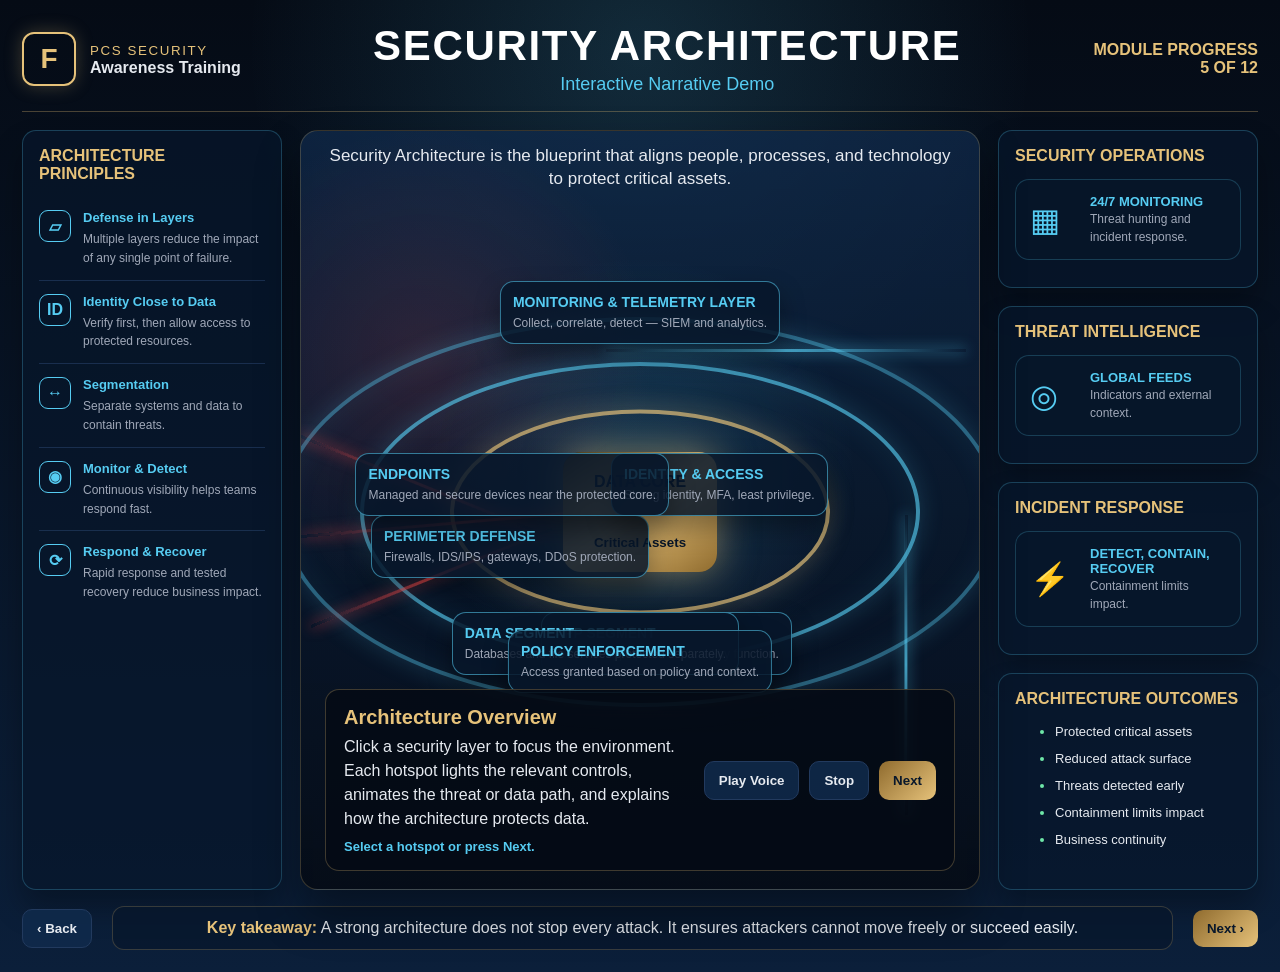
<file: security-architecture-demo/index.html>
<!DOCTYPE html>
<html lang="en">
<head>
<meta charset="UTF-8" />
<meta name="viewport" content="width=device-width, initial-scale=1.0" />
<title>Security Architecture Interactive Narrative Demo</title>
<style>
:root{
  --navy:#071426; --navy2:#0B1F3A; --panel:#102A4C;
  --gold:#E6C27A; --gold2:#C8A96A; --blue:#56CCF2; --blue2:#2F80ED;
  --red:#FF4D4D; --green:#6EE7A8; --text:#E6EAF0; --muted:#A0A8B8; --line:#223A5E;
}
*{box-sizing:border-box}
body{
  margin:0;font-family:Inter,Arial,sans-serif;color:var(--text);min-height:100vh;
  background:radial-gradient(circle at 50% 5%,rgba(86,204,242,.16),transparent 35%),
             linear-gradient(180deg,#050B15,var(--navy2));
}
.app{max-width:1500px;margin:0 auto;padding:22px}
.header{display:flex;justify-content:space-between;align-items:center;gap:20px;border-bottom:1px solid rgba(200,169,106,.35);padding-bottom:16px}
.brand{display:flex;align-items:center;gap:14px}
.logo{width:54px;height:54px;border:2px solid var(--gold);border-radius:12px;display:grid;place-items:center;color:var(--gold);font-weight:900;font-size:28px;box-shadow:0 0 18px rgba(230,194,122,.25)}
.brand small{color:var(--gold);letter-spacing:.12em;text-transform:uppercase}
h1{text-align:center;margin:0;color:white;font-size:42px;letter-spacing:.04em;text-transform:uppercase}
.level{color:var(--blue);text-align:center;margin-top:4px;font-size:18px}.progress{text-align:right;color:var(--gold);font-weight:800}
.main{display:grid;grid-template-columns:260px 1fr 260px;gap:18px;margin-top:18px}
.side-card,.right-card{border:1px solid rgba(86,204,242,.25);border-radius:14px;background:rgba(8,23,43,.72);padding:16px;box-shadow:0 18px 30px rgba(0,0,0,.28)}
.side-card h3,.right-card h3{margin:0 0 14px;color:var(--gold);text-transform:uppercase;font-size:16px}
.principle{display:grid;grid-template-columns:34px 1fr;gap:10px;padding:13px 0;border-bottom:1px solid rgba(34,58,94,.7)}
.principle:last-child{border-bottom:0}.icon{width:32px;height:32px;border:1px solid var(--blue);border-radius:9px;display:grid;place-items:center;color:var(--blue);font-weight:900}
.principle b{display:block;color:var(--blue);font-size:13px;margin-bottom:4px}.principle span{color:var(--muted);font-size:12px;line-height:1.4}
.scene-wrap{position:relative;min-height:760px;border:1px solid rgba(200,169,106,.26);border-radius:18px;background:radial-gradient(circle at 50% 45%,rgba(86,204,242,.18),transparent 40%),radial-gradient(circle at 18% 30%,rgba(255,77,77,.14),transparent 30%),linear-gradient(180deg,rgba(16,42,76,.72),rgba(5,11,21,.9));overflow:hidden;box-shadow:0 24px 44px rgba(0,0,0,.38)}
.scene-title{text-align:center;padding:14px 20px;color:var(--text);font-size:17px;line-height:1.35}
.scene{position:relative;height:590px}
.ring{position:absolute;left:50%;top:52%;transform:translate(-50%,-50%);border-radius:50%;border:4px solid rgba(86,204,242,.42);box-shadow:0 0 24px rgba(86,204,242,.18),inset 0 0 32px rgba(86,204,242,.08);transition:.35s ease}
.ring.outer{width:720px;height:390px}.ring.monitor{width:560px;height:300px;border-color:rgba(86,204,242,.65)}.ring.inner{width:380px;height:205px;border-color:rgba(230,194,122,.7);box-shadow:0 0 26px rgba(230,194,122,.22)}
.core{position:absolute;left:50%;top:52%;transform:translate(-50%,-50%);width:154px;height:120px;border-radius:18px;background:linear-gradient(145deg,#493919,var(--gold),#8F6B2E);color:#08172B;display:grid;place-items:center;text-align:center;font-weight:900;box-shadow:0 0 38px rgba(230,194,122,.52);z-index:5;transition:.35s ease}
.node{position:absolute;border:1px solid rgba(86,204,242,.55);background:rgba(8,23,43,.86);border-radius:14px;padding:12px;min-width:170px;color:var(--text);box-shadow:0 12px 24px rgba(0,0,0,.35);cursor:pointer;transition:.25s ease;z-index:6;text-align:left}
.node:hover,.node.active{transform:scale(1.04);border-color:var(--gold);box-shadow:0 0 28px rgba(230,194,122,.38)}
.node b{display:block;color:var(--blue);font-size:14px;text-transform:uppercase;margin-bottom:5px}.node span{font-size:12px;color:var(--muted);line-height:1.35}
.perimeter{left:70px;top:310px}.identity{left:310px;top:248px}.endpoint{right:310px;top:248px}.monitoring{left:50%;top:76px;transform:translateX(-50%)}.monitoring:hover,.monitoring.active{transform:translateX(-50%) scale(1.04)}
.policy{left:50%;bottom:102px;transform:translateX(-50%)}.policy:hover,.policy.active{transform:translateX(-50%) scale(1.04)}.segment-a{left:240px;bottom:120px}.segment-b{right:240px;bottom:120px}
.attack{position:absolute;height:3px;background:linear-gradient(90deg,transparent,var(--red),transparent);box-shadow:0 0 14px var(--red);transform-origin:left center;opacity:.75;animation:pulse 1.6s infinite;z-index:2;transition:.35s ease}
.attack.a1{width:250px;left:0;top:230px;transform:rotate(22deg)}.attack.a2{width:330px;left:0;top:330px;transform:rotate(-5deg)}.attack.a3{width:260px;left:10px;top:420px;transform:rotate(-22deg)}
.block-x{position:absolute;color:var(--red);font-weight:900;font-size:28px;text-shadow:0 0 10px var(--red);opacity:.8;transition:.25s}.x1{left:325px;top:302px}.x2{left:318px;top:412px}
.flow{position:absolute;height:3px;background:linear-gradient(90deg,transparent,var(--blue),transparent);box-shadow:0 0 14px var(--blue);opacity:.75;animation:flow 2.2s linear infinite;z-index:1;transition:.35s ease}
.flow.f1{width:360px;left:305px;top:144px}.flow.f2{width:300px;left:455px;top:458px;transform:rotate(90deg)}
.focus .node:not(.active),.focus .ring:not(.active-ring),.focus .core:not(.active-core){opacity:.24;filter:grayscale(.45)}
.active-ring{border-color:var(--gold)!important;box-shadow:0 0 34px rgba(230,194,122,.5),inset 0 0 34px rgba(230,194,122,.18)!important;animation:ringPulse 1.4s ease-in-out infinite}
.active-core{box-shadow:0 0 58px rgba(230,194,122,.85);animation:corePulse 1.4s ease-in-out infinite}
.scene[data-mode="perimeter"] .attack{opacity:1;height:5px}.scene[data-mode="perimeter"] .block-x{opacity:1;transform:scale(1.25)}
.scene[data-mode="identity"] .identity,.scene[data-mode="identity"] .endpoint,.scene[data-mode="identity"] .policy{border-color:var(--gold);box-shadow:0 0 28px rgba(230,194,122,.48)}
.scene[data-mode="segmentation"] .segment-a,.scene[data-mode="segmentation"] .segment-b{border-color:var(--gold);box-shadow:0 0 28px rgba(230,194,122,.48)}
.scene[data-mode="monitoring"] .flow{height:6px;opacity:1}.scene[data-mode="monitoring"] .monitoring{border-color:var(--gold);box-shadow:0 0 28px rgba(230,194,122,.48)}
@keyframes pulse{50%{opacity:.25}}@keyframes flow{0%{filter:brightness(.8)}50%{filter:brightness(1.8)}100%{filter:brightness(.8)}}@keyframes ringPulse{50%{box-shadow:0 0 52px rgba(230,194,122,.78),inset 0 0 38px rgba(230,194,122,.25)}}@keyframes corePulse{50%{transform:translate(-50%,-50%) scale(1.04)}}@keyframes panelIn{from{opacity:0;transform:translateY(8px)}to{opacity:1;transform:none}}
.narrative{position:absolute;left:24px;right:24px;bottom:18px;border:1px solid rgba(200,169,106,.3);background:rgba(5,11,21,.88);border-radius:14px;padding:16px 18px;display:grid;grid-template-columns:1fr auto;gap:14px;align-items:center;z-index:20;animation:panelIn .25s ease}
.narrative h2{margin:0 0 6px;color:var(--gold);font-size:20px}.narrative p{margin:0;color:var(--text);line-height:1.5}
.step-note{margin-top:8px;color:var(--blue);font-size:13px;font-weight:800}
.controls{display:flex;gap:10px}.controls button,.bottom button{border:1px solid var(--line);background:rgba(16,42,76,.86);color:var(--text);border-radius:10px;padding:11px 14px;font-weight:800;cursor:pointer}.controls button.primary,.bottom button.next{background:linear-gradient(135deg,#8F6B2E,var(--gold));color:#08172B;border:0}
.right-stack{display:grid;gap:18px}.operation{display:grid;grid-template-columns:48px 1fr;gap:12px;align-items:center;padding:14px;border:1px solid rgba(86,204,242,.22);border-radius:14px;background:rgba(8,23,43,.62);cursor:pointer}.operation:hover{border-color:var(--blue)}.operation .bigicon{font-size:32px;color:var(--blue)}.operation b{display:block;color:var(--blue);font-size:13px;text-transform:uppercase}.operation span{color:var(--muted);font-size:12px;line-height:1.35}
.outcomes li{margin:12px 0;color:var(--text);font-size:13px}.outcomes li::marker{color:var(--green)}
.bottom{display:flex;justify-content:space-between;align-items:center;gap:20px;margin-top:16px}.takeaway{flex:1;text-align:center;color:var(--text);border:1px solid rgba(200,169,106,.25);border-radius:12px;padding:12px;background:rgba(8,23,43,.72)}.takeaway strong{color:var(--gold)}
@media(max-width:1150px){.main{grid-template-columns:1fr}.scene-wrap{min-height:780px}}
</style>
</head>
<body>
<div class="app">
  <header class="header">
    <div class="brand"><div class="logo">F</div><div><small>PCS Security</small><br><strong>Awareness Training</strong></div></div>
    <div><h1>Security Architecture</h1><div class="level">Interactive Narrative Demo</div></div>
    <div class="progress">MODULE PROGRESS<br>5 OF 12</div>
  </header>

  <section class="main">
    <aside class="side-card">
      <h3>Architecture Principles</h3>
      <div class="principle"><div class="icon">▱</div><div><b>Defense in Layers</b><span>Multiple layers reduce the impact of any single point of failure.</span></div></div>
      <div class="principle"><div class="icon">ID</div><div><b>Identity Close to Data</b><span>Verify first, then allow access to protected resources.</span></div></div>
      <div class="principle"><div class="icon">↔</div><div><b>Segmentation</b><span>Separate systems and data to contain threats.</span></div></div>
      <div class="principle"><div class="icon">◉</div><div><b>Monitor & Detect</b><span>Continuous visibility helps teams respond fast.</span></div></div>
      <div class="principle"><div class="icon">⟳</div><div><b>Respond & Recover</b><span>Rapid response and tested recovery reduce business impact.</span></div></div>
    </aside>

    <main class="scene-wrap">
      <div class="scene-title">Security Architecture is the blueprint that aligns people, processes, and technology to protect critical assets.</div>
      <div class="scene" id="scene">
        <div class="ring outer" data-ring="perimeter"></div>
        <div class="ring monitor" data-ring="monitoring"></div>
        <div class="ring inner" data-ring="identity segmentation policy"></div>

        <div class="attack a1"></div><div class="attack a2"></div><div class="attack a3"></div>
        <div class="block-x x1">×</div><div class="block-x x2">×</div>
        <div class="flow f1"></div><div class="flow f2"></div>

        <button class="node monitoring" data-hotspot="monitoring"><b>Monitoring & Telemetry Layer</b><span>Collect, correlate, detect — SIEM and analytics.</span></button>
        <button class="node perimeter" data-hotspot="perimeter"><b>Perimeter Defense</b><span>Firewalls, IDS/IPS, gateways, DDoS protection.</span></button>
        <button class="node identity" data-hotspot="identity"><b>Identity & Access</b><span>Strong identity, MFA, least privilege.</span></button>
        <button class="node endpoint" data-hotspot="identity"><b>Endpoints</b><span>Managed and secure devices near the protected core.</span></button>
        <button class="node segment-a" data-hotspot="segmentation"><b>App Segment</b><span>Business applications isolated by function.</span></button>
        <button class="node segment-b" data-hotspot="segmentation"><b>Data Segment</b><span>Databases and file services protected separately.</span></button>
        <button class="node policy" data-hotspot="identity"><b>Policy Enforcement</b><span>Access granted based on policy and context.</span></button>

        <div class="core" id="core">DATA CORE<br><small>Critical Assets</small></div>
      </div>

      <section class="narrative" id="narrativeBox">
        <div>
          <h2 id="nTitle">Architecture Overview</h2>
          <p id="nText">Click a security layer to focus the environment. Each hotspot lights the relevant controls, animates the threat or data path, and explains how the architecture protects data.</p>
          <div class="step-note" id="nStep">Select a hotspot or press Next.</div>
        </div>
        <div class="controls">
          <button onclick="speakCurrent()">Play Voice</button>
          <button onclick="stopVoice()">Stop</button>
          <button class="primary" onclick="nextHotspot()">Next</button>
        </div>
      </section>
    </main>

    <aside class="right-stack">
      <div class="right-card"><h3>Security Operations</h3><div class="operation" data-hotspot="monitoring"><div class="bigicon">▦</div><div><b>24/7 Monitoring</b><span>Threat hunting and incident response.</span></div></div></div>
      <div class="right-card"><h3>Threat Intelligence</h3><div class="operation" data-hotspot="perimeter"><div class="bigicon">◎</div><div><b>Global feeds</b><span>Indicators and external context.</span></div></div></div>
      <div class="right-card"><h3>Incident Response</h3><div class="operation" data-hotspot="segmentation"><div class="bigicon">⚡</div><div><b>Detect, contain, recover</b><span>Containment limits impact.</span></div></div></div>
      <div class="right-card outcomes"><h3>Architecture Outcomes</h3><ul><li>Protected critical assets</li><li>Reduced attack surface</li><li>Threats detected early</li><li>Containment limits impact</li><li>Business continuity</li></ul></div>
    </aside>
  </section>

  <section class="bottom">
    <button onclick="history.back()">‹ Back</button>
    <div class="takeaway"><strong>Key takeaway:</strong> A strong architecture does not stop every attack. It ensures attackers cannot move freely or succeed easily.</div>
    <button class="next" onclick="nextHotspot()">Next ›</button>
  </section>
</div>

<script>
const content = {
  perimeter: {
    title: "Perimeter Defense",
    text: "Perimeter defenses are the first line of resistance against external threats. Firewalls, intrusion prevention systems, and gateways inspect malicious traffic before it reaches internal systems. Perimeter security matters, but it cannot be the only layer because attackers may bypass the edge through phishing, stolen credentials, and trusted connections.",
    step: "Animation: red attack paths intensify and stop at the perimeter barriers.",
    rings:["perimeter"]
  },
  identity: {
    title: "Identity and Access Near the Data",
    text: "Identity controls should exist as close to protected data as possible. Access decisions depend on identity verification, multifactor authentication, device trust, and policy enforcement. Strong identity architecture limits attacker movement even after initial compromise.",
    step: "Animation: identity, endpoint, and policy controls brighten around the data core.",
    rings:["identity segmentation policy"],
    core:true
  },
  segmentation: {
    title: "Segmentation and Containment",
    text: "Segmentation divides systems into controlled security zones. Applications, databases, and infrastructure are separated to reduce the blast radius of compromise. If attackers breach one segment, properly designed architecture prevents unrestricted movement across the environment.",
    step: "Animation: app and data segments glow while lateral movement routes remain blocked.",
    rings:["identity segmentation policy"]
  },
  monitoring: {
    title: "Monitoring and Telemetry",
    text: "Monitoring and telemetry transform architecture from passive defense into active detection. Security teams collect and correlate events from systems, endpoints, networks, and cloud services to identify malicious behavior quickly. Organizations cannot respond to threats they cannot see.",
    step: "Animation: blue telemetry streams pulse through the monitoring layer.",
    rings:["monitoring"]
  }
};
const order = ["perimeter","identity","segmentation","monitoring"];
let current = -1;
let currentText = "";

function activate(name){
  const scene = document.getElementById("scene");
  scene.classList.add("focus");
  scene.dataset.mode = name;

  document.querySelectorAll(".node").forEach(n => n.classList.toggle("active", n.dataset.hotspot === name));
  document.querySelectorAll(".ring").forEach(r => r.classList.remove("active-ring"));
  document.getElementById("core").classList.remove("active-core");

  const item = content[name];
  document.getElementById("nTitle").textContent = item.title;
  document.getElementById("nText").textContent = item.text;
  document.getElementById("nStep").textContent = item.step;
  currentText = item.title + ". " + item.text;

  document.getElementById("narrativeBox").style.animation = "none";
  void document.getElementById("narrativeBox").offsetWidth;
  document.getElementById("narrativeBox").style.animation = "panelIn .25s ease";

  document.querySelectorAll(".ring").forEach(r=>{
    if(item.rings.some(x => (r.dataset.ring || "").includes(x))) r.classList.add("active-ring");
  });
  if(item.core) document.getElementById("core").classList.add("active-core");
  current = order.indexOf(name);
}
function nextHotspot(){ current = (current + 1) % order.length; activate(order[current]); }
function speakCurrent(){
  stopVoice();
  const text = currentText || document.getElementById("nTitle").textContent + ". " + document.getElementById("nText").textContent;
  const u = new SpeechSynthesisUtterance(text);
  u.rate = .92; u.pitch = .95;
  window.speechSynthesis.speak(u);
}
function stopVoice(){ if("speechSynthesis" in window) window.speechSynthesis.cancel(); }
document.querySelectorAll("[data-hotspot]").forEach(el=>el.addEventListener("click",()=>activate(el.dataset.hotspot)));
</script>
</body>
</html>
</file>
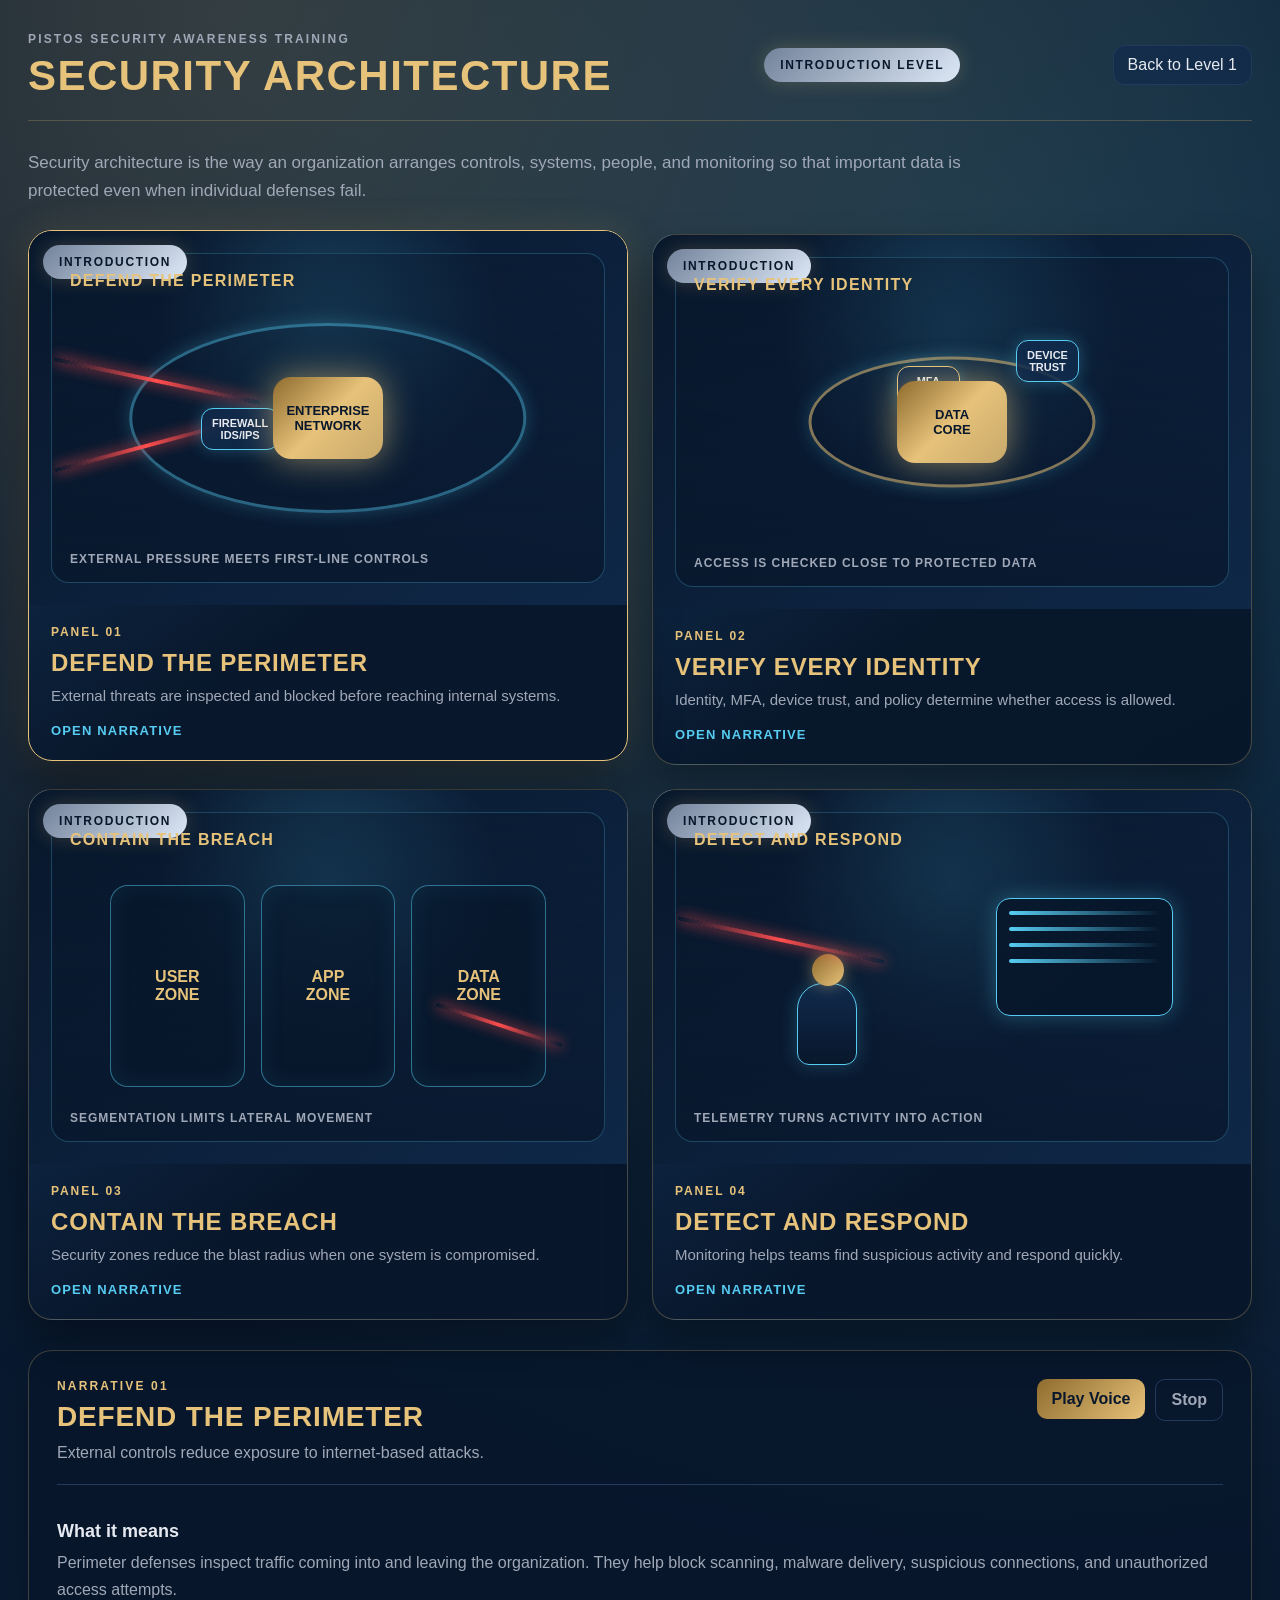
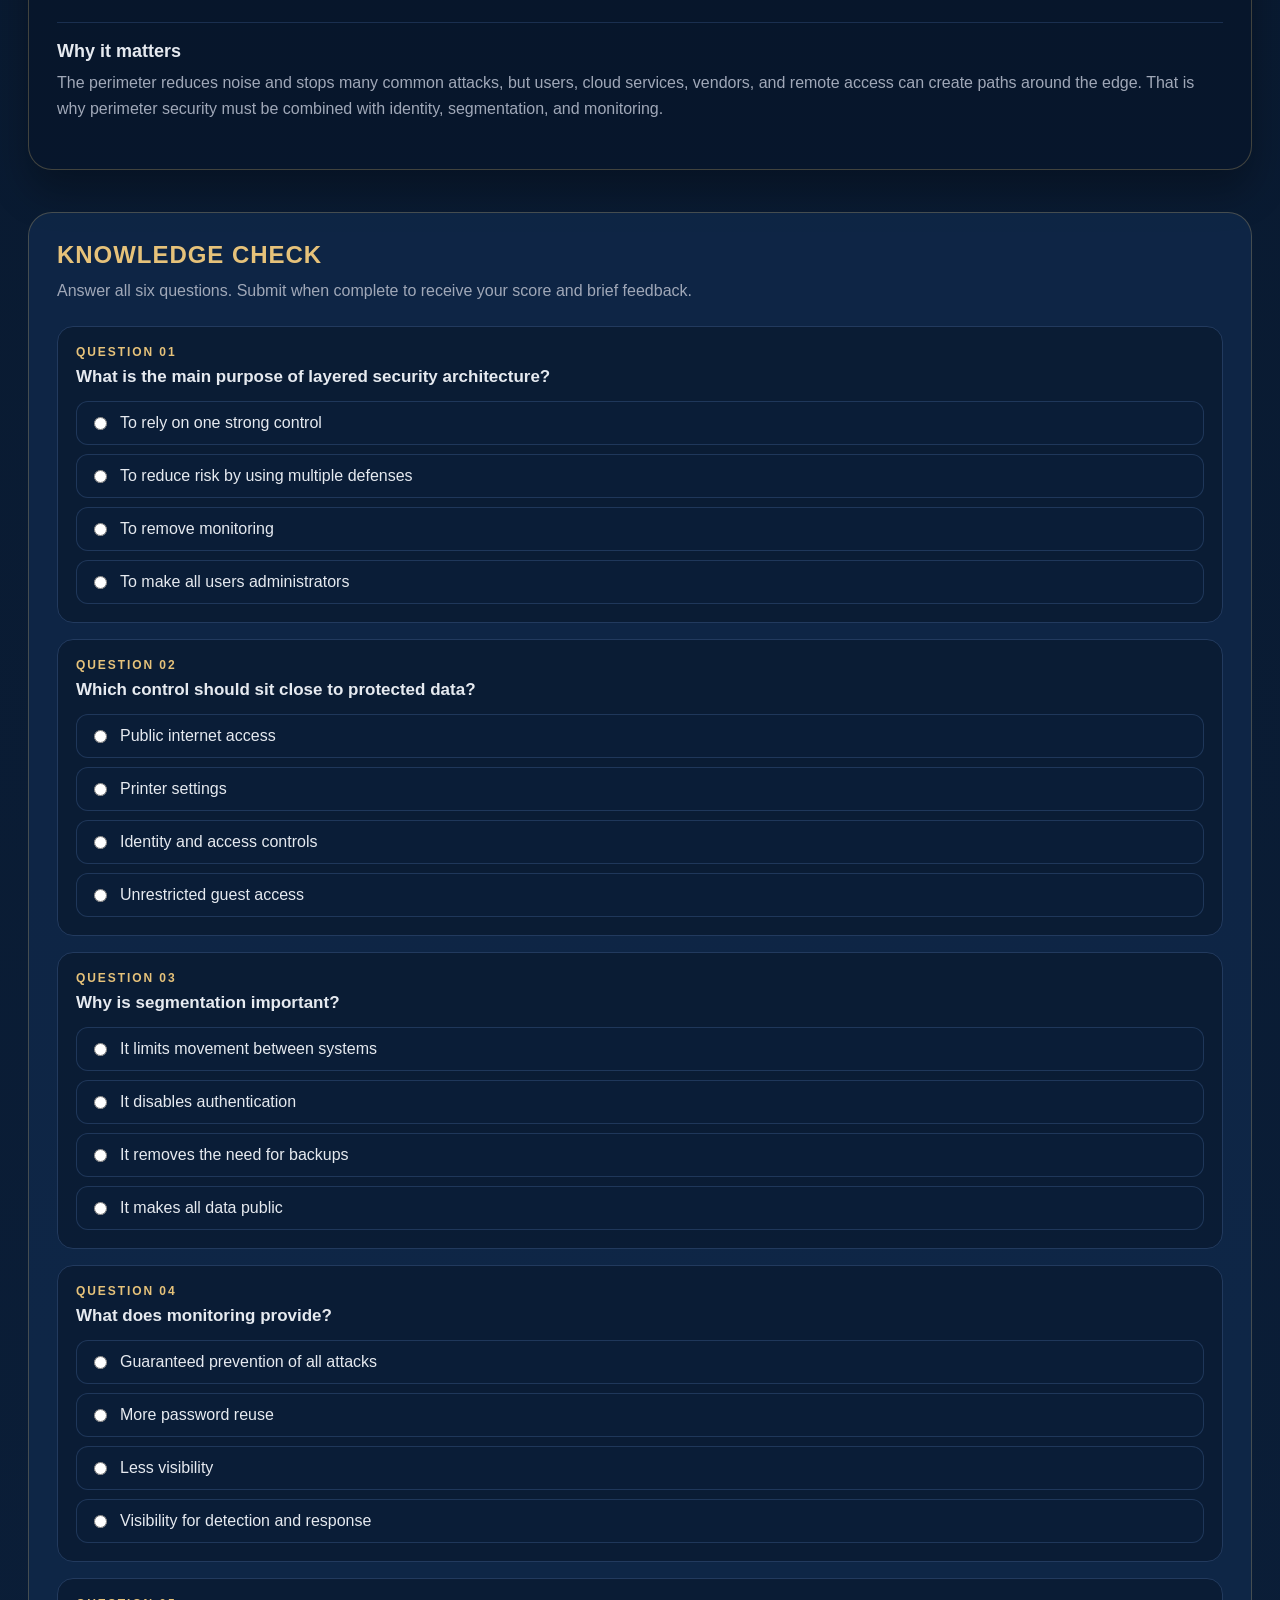
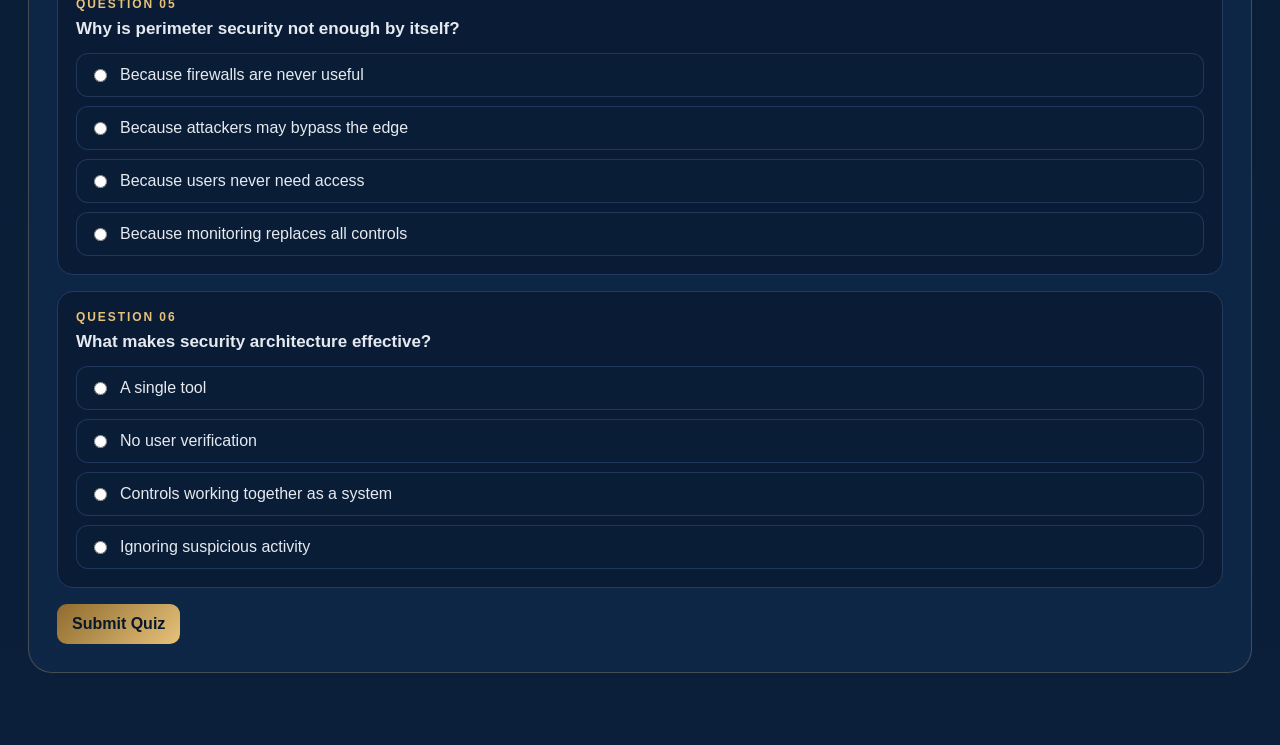
<file: Introduction/01_intro_cyber_enhanced.html>
<!DOCTYPE html>
<html lang="en">
<head>
  <meta charset="UTF-8" />
  <meta name="viewport" content="width=device-width, initial-scale=1.0" />
  <title>Security Architecture — Introduction</title>
  <link rel="stylesheet" href="../assets/css/topic-shell.css" />
  <style>
    .visual-scene{height:100%;display:grid;place-items:center;padding:22px;background:radial-gradient(circle at 50% 25%,rgba(86,204,242,.22),transparent 42%),linear-gradient(145deg,rgba(8,23,43,.95),rgba(16,42,76,.88))}
    .mini-stage{width:100%;height:100%;position:relative;border-radius:18px;border:1px solid rgba(86,204,242,.25);overflow:hidden;background:linear-gradient(180deg,rgba(8,23,43,.28),rgba(8,23,43,.76))}
    .v-title{position:absolute;left:18px;top:18px;color:#E6C27A;font-weight:900;letter-spacing:.08em;text-transform:uppercase;font-size:16px;z-index:5}
    .v-sub{position:absolute;left:18px;bottom:16px;color:#A0A8B8;font-size:12px;font-weight:800;letter-spacing:.08em;text-transform:uppercase;z-index:5}
    .data-core{position:absolute;left:50%;top:50%;transform:translate(-50%,-50%);width:110px;height:82px;border-radius:18px;background:linear-gradient(135deg,#8F6B2E,#E6C27A,#C8A96A);box-shadow:0 0 34px rgba(230,194,122,.58);display:grid;place-items:center;color:#08172B;font-weight:900;text-align:center;font-size:13px}
    .ring{position:absolute;left:50%;top:50%;transform:translate(-50%,-50%);border-radius:50%;border:3px solid rgba(86,204,242,.42);box-shadow:0 0 18px rgba(86,204,242,.24)}
    .ring.one{width:72%;height:58%}.ring.two{width:52%;height:40%;border-color:rgba(230,194,122,.55)}.ring.three{width:34%;height:26%;border-color:rgba(86,204,242,.72)}
    .attack-line{position:absolute;height:4px;background:linear-gradient(90deg,transparent,#FF4D4D,transparent);box-shadow:0 0 14px #FF4D4D}.attack-line.a{left:0;top:38%;width:38%;transform:rotate(12deg)}.attack-line.b{left:0;top:58%;width:34%;transform:rotate(-15deg)}.attack-line.c{right:7%;top:64%;width:24%;transform:rotate(18deg)}
    .gate{position:absolute;border:1px solid #56CCF2;background:rgba(16,42,76,.86);border-radius:12px;color:#E6EAF0;padding:8px 10px;font-size:11px;font-weight:900;text-align:center;box-shadow:0 0 16px rgba(86,204,242,.28)}
    .gate.firewall{left:27%;top:47%}.gate.identity{left:40%;top:33%;border-color:#E6C27A}.gate.monitor{right:27%;top:25%}.gate.zone-a{left:22%;bottom:28%}.gate.zone-b{right:22%;bottom:28%}
    .soc-wall{position:absolute;right:10%;top:26%;width:32%;height:36%;border-radius:14px;border:1px solid #56CCF2;background:rgba(8,23,43,.86);box-shadow:0 0 22px rgba(86,204,242,.32)}
    .soc-line{height:4px;margin:12px;border-radius:99px;background:linear-gradient(90deg,#56CCF2,transparent)}
    .analyst{position:absolute;left:22%;bottom:23%;width:60px;height:82px;border-radius:26px 26px 12px 12px;background:linear-gradient(180deg,#102A4C,#08172B);border:1px solid #56CCF2;box-shadow:0 0 18px rgba(86,204,242,.24)}
    .analyst:before{content:"";position:absolute;left:14px;top:-30px;width:32px;height:32px;border-radius:50%;background:linear-gradient(135deg,#8F6B2E,#E6C27A);box-shadow:0 0 16px rgba(230,194,122,.45)}
    .segments{position:absolute;inset:72px 58px 54px;display:grid;grid-template-columns:repeat(3,1fr);gap:16px}.segment{border:1px solid rgba(86,204,242,.5);border-radius:18px;background:rgba(8,23,43,.62);display:grid;place-items:center;color:#E6C27A;font-weight:900;text-align:center;box-shadow:inset 0 0 24px rgba(86,204,242,.08)}
  </style>
</head>
<body>
  <main class="topic-page">
    <header class="topic-header">
      <div>
        <div class="brand-kicker">Pistos Security Awareness Training</div>
        <h1 class="topic-title">Security Architecture</h1>
      </div>
      <div class="level-banner introduction">Introduction Level</div>
      <a class="back-link" href="../index.html">Back to Level 1</a>
    </header>

    <p class="topic-intro">Security architecture is the way an organization arranges controls, systems, people, and monitoring so that important data is protected even when individual defenses fail.</p>

    <section class="panel-grid" aria-label="Security Architecture visual learning panels">
      <button class="panel-card" data-section="section-1" aria-label="Defend the Perimeter">
        <div class="panel-image-wrap">
          <div class="visual-scene"><div class="mini-stage"><div class="v-title">Defend the Perimeter</div><div class="ring one"></div><div class="attack-line a"></div><div class="attack-line b"></div><div class="gate firewall">FIREWALL<br>IDS/IPS</div><div class="data-core">ENTERPRISE<br>NETWORK</div><div class="v-sub">External pressure meets first-line controls</div></div></div>
          <div class="panel-overlay-level"><span class="level-banner introduction">Introduction</span></div>
        </div>
        <div class="panel-content"><div class="panel-number">Panel 01</div><h2>Defend the Perimeter</h2><p>External threats are inspected and blocked before reaching internal systems.</p><div class="panel-cta">Open Narrative</div></div>
      </button>

      <button class="panel-card" data-section="section-2" aria-label="Verify Every Identity">
        <div class="panel-image-wrap">
          <div class="visual-scene"><div class="mini-stage"><div class="v-title">Verify Every Identity</div><div class="ring two"></div><div class="gate identity">MFA<br>POLICY</div><div class="gate monitor">DEVICE<br>TRUST</div><div class="data-core">DATA<br>CORE</div><div class="v-sub">Access is checked close to protected data</div></div></div>
          <div class="panel-overlay-level"><span class="level-banner introduction">Introduction</span></div>
        </div>
        <div class="panel-content"><div class="panel-number">Panel 02</div><h2>Verify Every Identity</h2><p>Identity, MFA, device trust, and policy determine whether access is allowed.</p><div class="panel-cta">Open Narrative</div></div>
      </button>

      <button class="panel-card" data-section="section-3" aria-label="Contain the Breach">
        <div class="panel-image-wrap">
          <div class="visual-scene"><div class="mini-stage"><div class="v-title">Contain the Breach</div><div class="segments"><div class="segment">USER<br>ZONE</div><div class="segment">APP<br>ZONE</div><div class="segment">DATA<br>ZONE</div></div><div class="attack-line c"></div><div class="v-sub">Segmentation limits lateral movement</div></div></div>
          <div class="panel-overlay-level"><span class="level-banner introduction">Introduction</span></div>
        </div>
        <div class="panel-content"><div class="panel-number">Panel 03</div><h2>Contain the Breach</h2><p>Security zones reduce the blast radius when one system is compromised.</p><div class="panel-cta">Open Narrative</div></div>
      </button>

      <button class="panel-card" data-section="section-4" aria-label="Detect and Respond">
        <div class="panel-image-wrap">
          <div class="visual-scene"><div class="mini-stage"><div class="v-title">Detect and Respond</div><div class="soc-wall"><div class="soc-line"></div><div class="soc-line"></div><div class="soc-line"></div><div class="soc-line"></div></div><div class="analyst"></div><div class="attack-line a"></div><div class="v-sub">Telemetry turns activity into action</div></div></div>
          <div class="panel-overlay-level"><span class="level-banner introduction">Introduction</span></div>
        </div>
        <div class="panel-content"><div class="panel-number">Panel 04</div><h2>Detect and Respond</h2><p>Monitoring helps teams find suspicious activity and respond quickly.</p><div class="panel-cta">Open Narrative</div></div>
      </button>
    </section>

    <section class="narrative-section" id="section-1" data-narration="Defend the perimeter. Perimeter defenses are the first line of resistance against external threats. Firewalls, intrusion prevention systems, secure gateways, and filtering services inspect traffic before it reaches internal systems. Perimeter controls matter, but they are only one layer of the architecture.">
      <div class="narrative-head"><div><div class="narrative-eyebrow">Narrative 01</div><h3>Defend the Perimeter</h3><p>External controls reduce exposure to internet-based attacks.</p></div><div class="voice-controls"><button onclick="TopicShell.speakCurrentSection()">Play Voice</button><button class="secondary" onclick="TopicShell.stopVoice()">Stop</button></div></div>
      <article class="narrative-block"><h4>What it means</h4><p>Perimeter defenses inspect traffic coming into and leaving the organization. They help block scanning, malware delivery, suspicious connections, and unauthorized access attempts.</p></article>
      <article class="narrative-block"><h4>Why it matters</h4><p>The perimeter reduces noise and stops many common attacks, but users, cloud services, vendors, and remote access can create paths around the edge. That is why perimeter security must be combined with identity, segmentation, and monitoring.</p></article>
    </section>

    <section class="narrative-section" id="section-2" data-narration="Verify every identity. Identity controls should sit close to protected data. Access decisions depend on who the user is, whether multifactor authentication succeeded, whether the device is trusted, and whether the request matches policy.">
      <div class="narrative-head"><div><div class="narrative-eyebrow">Narrative 02</div><h3>Verify Every Identity</h3><p>Access is granted only after the user, device, and request are checked.</p></div><div class="voice-controls"><button onclick="TopicShell.speakCurrentSection()">Play Voice</button><button class="secondary" onclick="TopicShell.stopVoice()">Stop</button></div></div>
      <article class="narrative-block"><h4>What it means</h4><p>Modern security assumes that attackers may obtain passwords or reach internal systems. Strong identity controls make access decisions based on MFA, device trust, user role, location, and policy.</p></article>
      <article class="narrative-block"><h4>Why it matters</h4><p>When identity controls sit close to protected data, an attacker who gets past one layer still has to pass additional checks before reaching sensitive information.</p></article>
    </section>

    <section class="narrative-section" id="section-3" data-narration="Contain the breach. Segmentation separates users, applications, infrastructure, and data into controlled zones. If one system is compromised, segmentation helps prevent the attacker from moving freely through the environment.">
      <div class="narrative-head"><div><div class="narrative-eyebrow">Narrative 03</div><h3>Contain the Breach</h3><p>Segmentation reduces the damage caused by a successful compromise.</p></div><div class="voice-controls"><button onclick="TopicShell.speakCurrentSection()">Play Voice</button><button class="secondary" onclick="TopicShell.stopVoice()">Stop</button></div></div>
      <article class="narrative-block"><h4>What it means</h4><p>Segmentation divides systems by purpose, sensitivity, and risk. User devices, applications, databases, and administrative systems should not all sit in one unrestricted environment.</p></article>
      <article class="narrative-block"><h4>Why it matters</h4><p>If malware or an attacker compromises one area, segmentation can limit lateral movement and keep the incident from becoming a full enterprise breach.</p></article>
    </section>

    <section class="narrative-section" id="section-4" data-narration="Detect and respond. Monitoring and telemetry make the architecture active. Logs, alerts, endpoint signals, network activity, and cloud events help security teams identify suspicious behavior and respond before damage spreads.">
      <div class="narrative-head"><div><div class="narrative-eyebrow">Narrative 04</div><h3>Detect and Respond</h3><p>Visibility allows teams to find, investigate, and contain suspicious activity.</p></div><div class="voice-controls"><button onclick="TopicShell.speakCurrentSection()">Play Voice</button><button class="secondary" onclick="TopicShell.stopVoice()">Stop</button></div></div>
      <article class="narrative-block"><h4>What it means</h4><p>Monitoring collects activity from endpoints, servers, identity systems, networks, cloud services, and security tools. Security teams use this telemetry to identify abnormal behavior.</p></article>
      <article class="narrative-block"><h4>Why it matters</h4><p>Organizations cannot respond to threats they cannot see. Good telemetry turns architecture from static defense into active detection and response.</p></article>
    </section>

    <section class="quiz" id="quiz">
      <h2>Knowledge Check</h2><p class="quiz-intro">Answer all six questions. Submit when complete to receive your score and brief feedback.</p>
      <div class="quiz-card" data-answer="1" data-explanation="Layered defense reduces reliance on one control."><div class="quiz-number">Question 01</div><h4>What is the main purpose of layered security architecture?</h4><div class="answers"><label class="answer"><input type="radio" name="q1" value="0"><span>To rely on one strong control</span></label><label class="answer"><input type="radio" name="q1" value="1"><span>To reduce risk by using multiple defenses</span></label><label class="answer"><input type="radio" name="q1" value="2"><span>To remove monitoring</span></label><label class="answer"><input type="radio" name="q1" value="3"><span>To make all users administrators</span></label></div><div class="explanation"></div></div>
      <div class="quiz-card" data-answer="2" data-explanation="Identity belongs close to protected data because access must be verified before sensitive information is reached."><div class="quiz-number">Question 02</div><h4>Which control should sit close to protected data?</h4><div class="answers"><label class="answer"><input type="radio" name="q2" value="0"><span>Public internet access</span></label><label class="answer"><input type="radio" name="q2" value="1"><span>Printer settings</span></label><label class="answer"><input type="radio" name="q2" value="2"><span>Identity and access controls</span></label><label class="answer"><input type="radio" name="q2" value="3"><span>Unrestricted guest access</span></label></div><div class="explanation"></div></div>
      <div class="quiz-card" data-answer="0" data-explanation="Segmentation helps contain compromise and limits lateral movement."><div class="quiz-number">Question 03</div><h4>Why is segmentation important?</h4><div class="answers"><label class="answer"><input type="radio" name="q3" value="0"><span>It limits movement between systems</span></label><label class="answer"><input type="radio" name="q3" value="1"><span>It disables authentication</span></label><label class="answer"><input type="radio" name="q3" value="2"><span>It removes the need for backups</span></label><label class="answer"><input type="radio" name="q3" value="3"><span>It makes all data public</span></label></div><div class="explanation"></div></div>
      <div class="quiz-card" data-answer="3" data-explanation="Monitoring gives security teams visibility into suspicious behavior."><div class="quiz-number">Question 04</div><h4>What does monitoring provide?</h4><div class="answers"><label class="answer"><input type="radio" name="q4" value="0"><span>Guaranteed prevention of all attacks</span></label><label class="answer"><input type="radio" name="q4" value="1"><span>More password reuse</span></label><label class="answer"><input type="radio" name="q4" value="2"><span>Less visibility</span></label><label class="answer"><input type="radio" name="q4" value="3"><span>Visibility for detection and response</span></label></div><div class="explanation"></div></div>
      <div class="quiz-card" data-answer="1" data-explanation="Perimeter controls are important, but attackers may bypass them through phishing, stolen credentials, trusted services, or remote access."><div class="quiz-number">Question 05</div><h4>Why is perimeter security not enough by itself?</h4><div class="answers"><label class="answer"><input type="radio" name="q5" value="0"><span>Because firewalls are never useful</span></label><label class="answer"><input type="radio" name="q5" value="1"><span>Because attackers may bypass the edge</span></label><label class="answer"><input type="radio" name="q5" value="2"><span>Because users never need access</span></label><label class="answer"><input type="radio" name="q5" value="3"><span>Because monitoring replaces all controls</span></label></div><div class="explanation"></div></div>
      <div class="quiz-card" data-answer="2" data-explanation="Good architecture combines prevention, access control, containment, visibility, and response."><div class="quiz-number">Question 06</div><h4>What makes security architecture effective?</h4><div class="answers"><label class="answer"><input type="radio" name="q6" value="0"><span>A single tool</span></label><label class="answer"><input type="radio" name="q6" value="1"><span>No user verification</span></label><label class="answer"><input type="radio" name="q6" value="2"><span>Controls working together as a system</span></label><label class="answer"><input type="radio" name="q6" value="3"><span>Ignoring suspicious activity</span></label></div><div class="explanation"></div></div>
      <button class="quiz-submit" onclick="TopicShell.gradeQuiz()">Submit Quiz</button><div class="quiz-result" id="quiz-result"></div>
    </section>
  </main>
  <script src="../assets/js/topic-shell.js"></script>
</body>
</html>
</file>
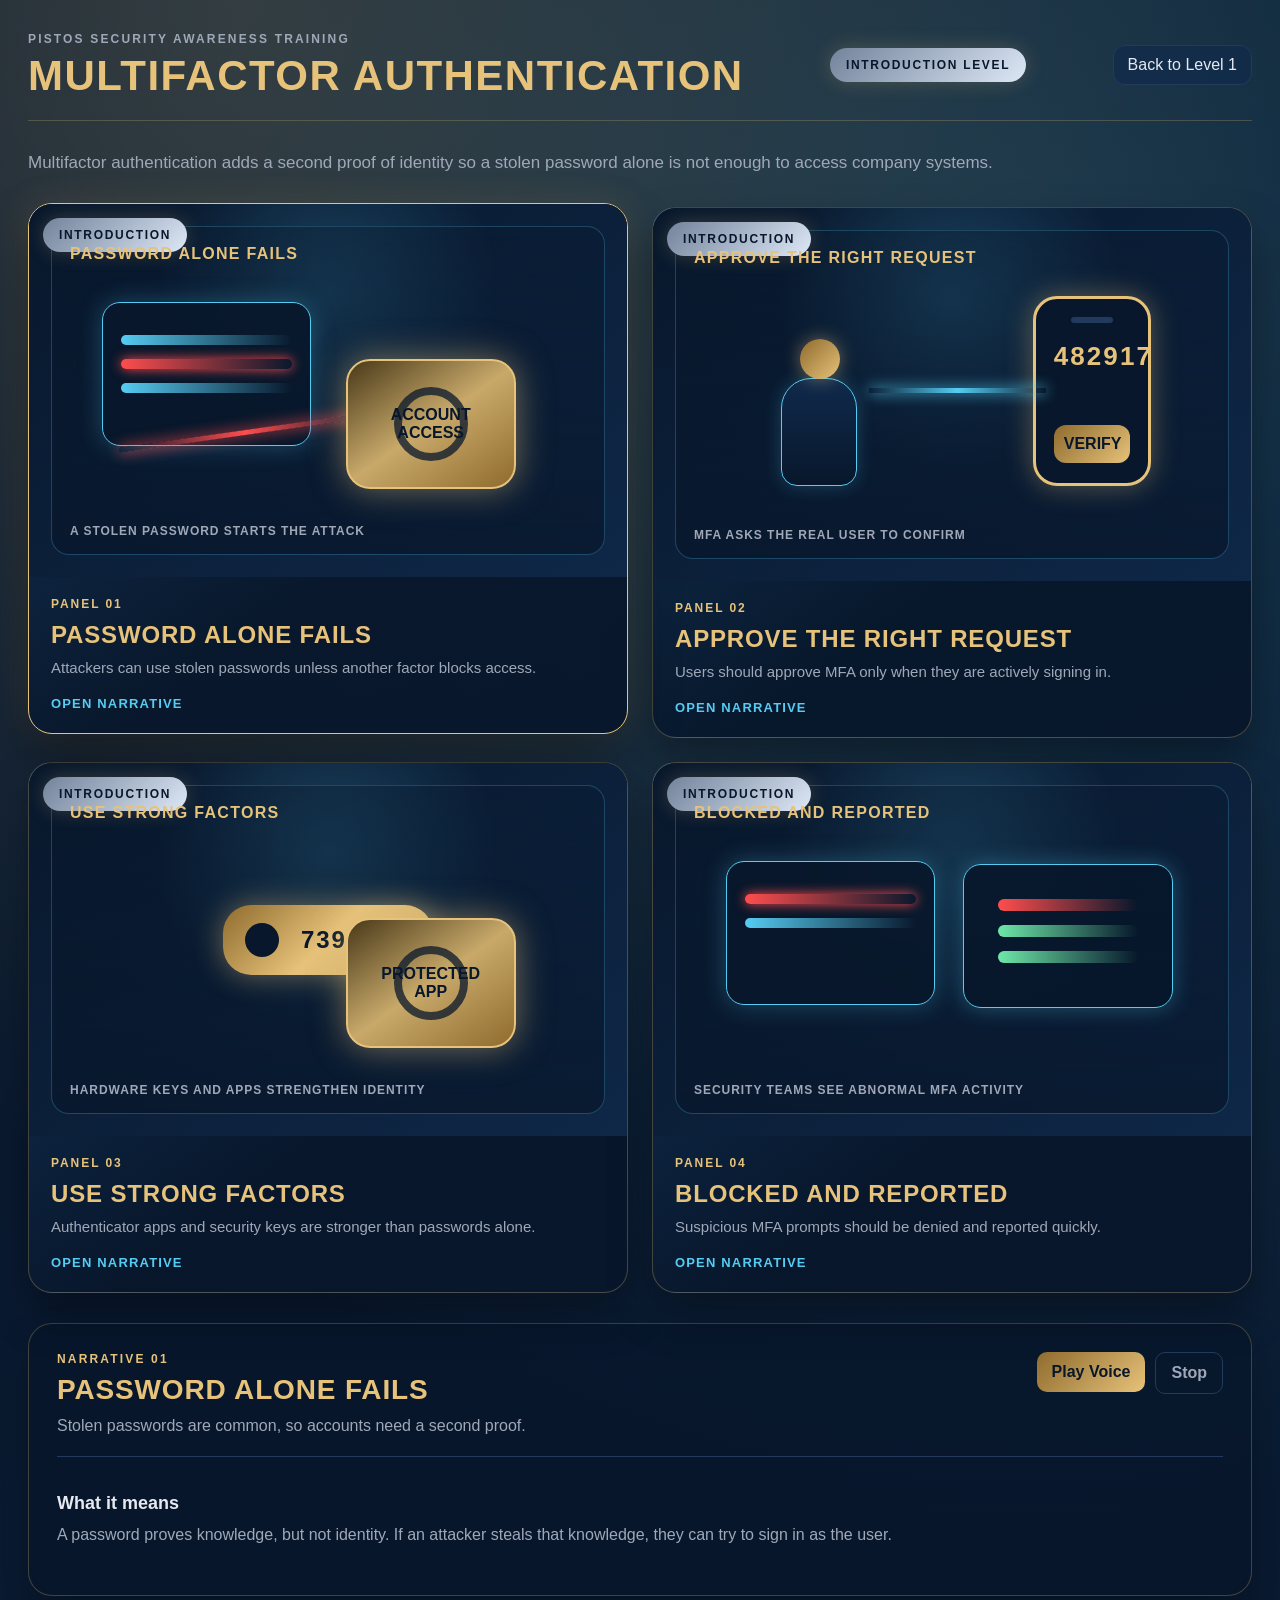
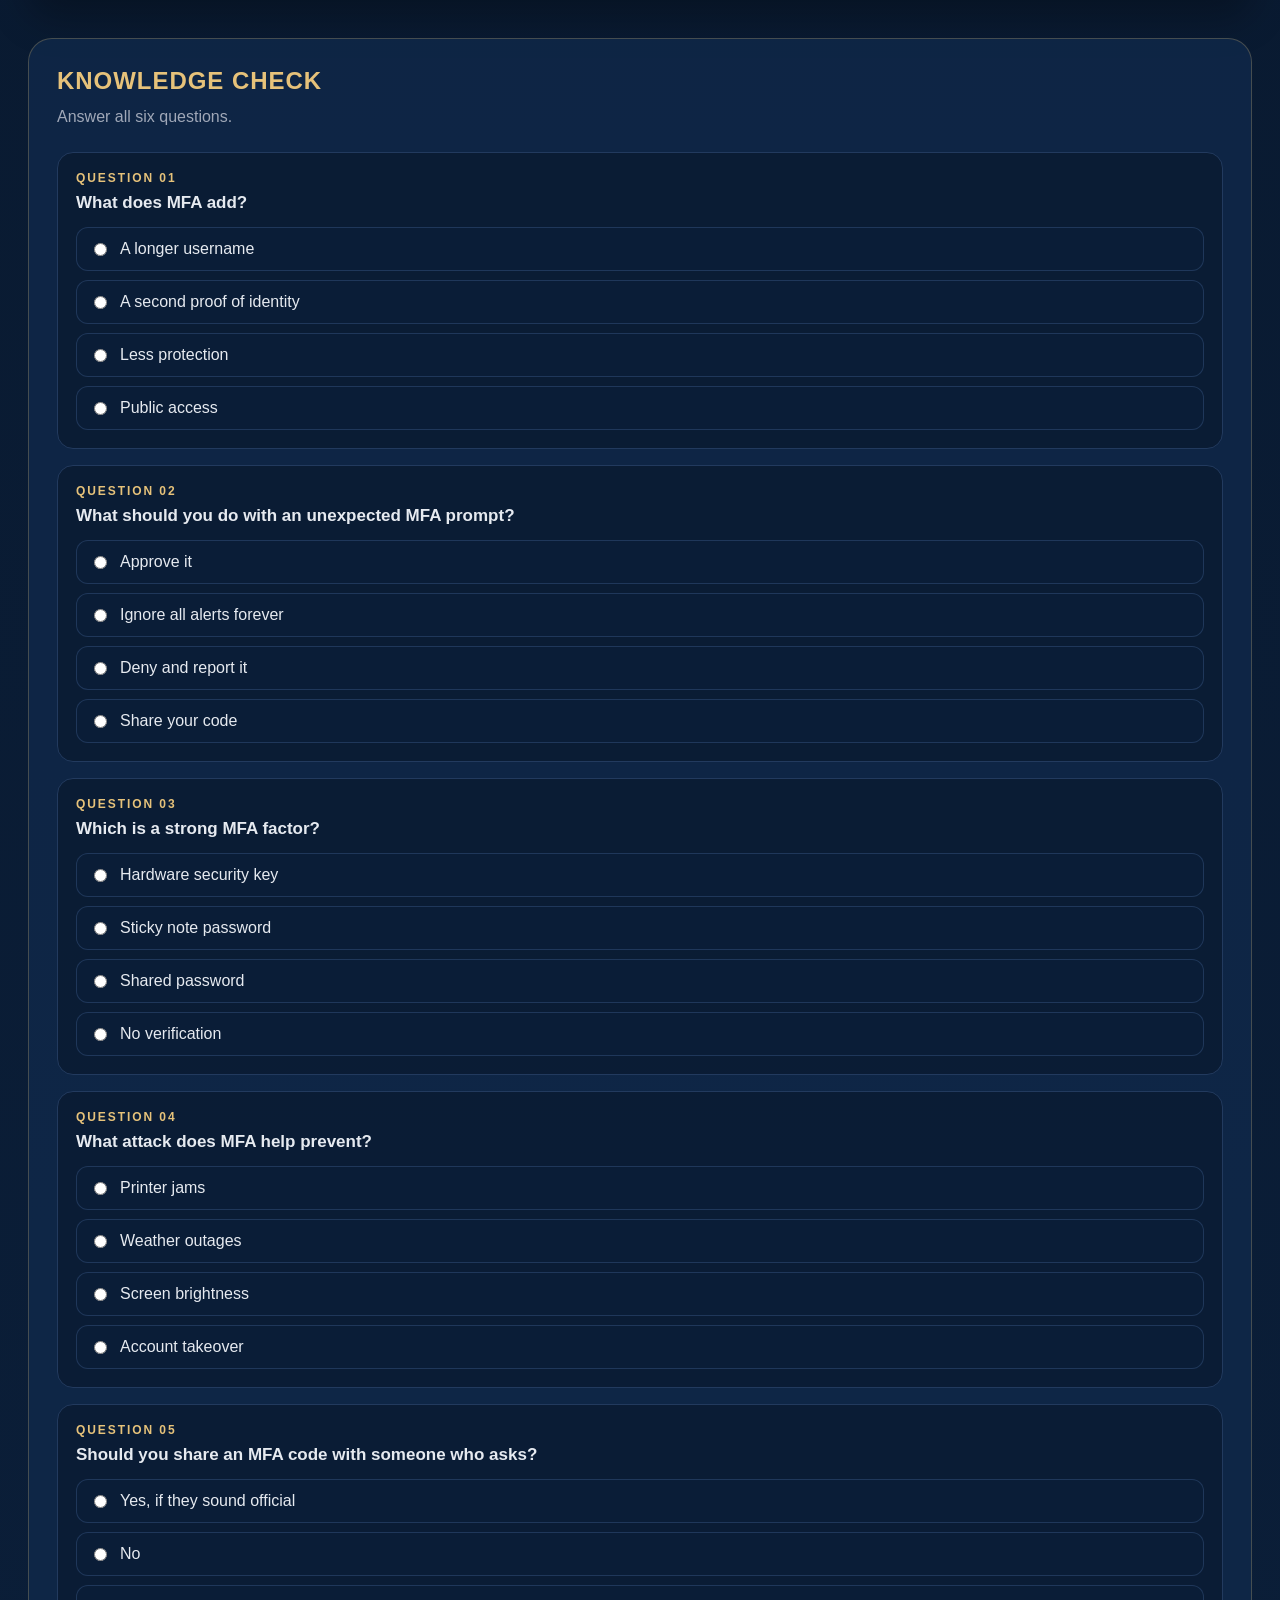
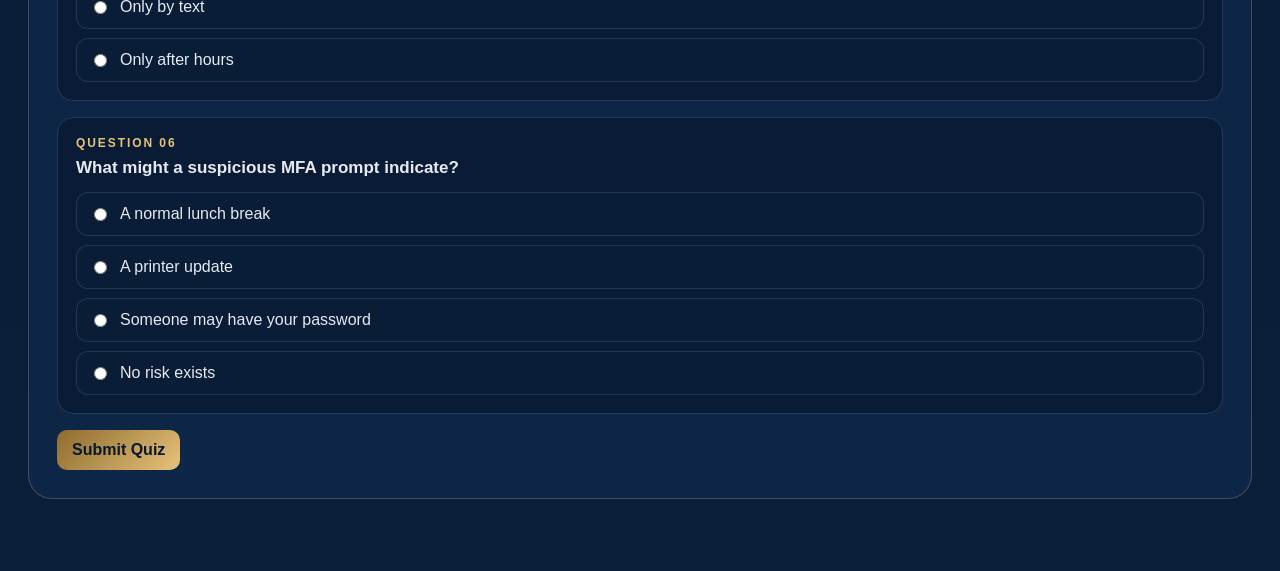
<file: Introduction/02_intro_mfa_enhanced.html>
<!DOCTYPE html>
<html lang="en">
<head>
  <meta charset="UTF-8" />
  <meta name="viewport" content="width=device-width, initial-scale=1.0" />
  <title>Multifactor Authentication — Introduction</title>
  <link rel="stylesheet" href="../assets/css/topic-shell.css" />
  <style>
    .visual-scene{height:100%;display:grid;place-items:center;padding:22px;background:radial-gradient(circle at 50% 25%,rgba(86,204,242,.22),transparent 42%),linear-gradient(145deg,rgba(8,23,43,.95),rgba(16,42,76,.88))}
    .mini-stage{width:100%;height:100%;position:relative;border-radius:18px;border:1px solid rgba(86,204,242,.25);overflow:hidden;background:linear-gradient(180deg,rgba(8,23,43,.28),rgba(8,23,43,.76))}
    .v-title{position:absolute;left:18px;top:18px;color:#E6C27A;font-weight:900;letter-spacing:.08em;text-transform:uppercase;font-size:16px;z-index:5}.v-sub{position:absolute;left:18px;bottom:16px;color:#A0A8B8;font-size:12px;font-weight:800;letter-spacing:.08em;text-transform:uppercase;z-index:5}
    .screen{position:absolute;left:9%;top:23%;width:38%;height:44%;border-radius:18px;border:1px solid #56CCF2;background:rgba(8,23,43,.88);box-shadow:0 0 24px rgba(86,204,242,.28);padding:18px}.screen-line{height:10px;border-radius:99px;background:linear-gradient(90deg,#56CCF2,transparent);margin:14px 0}.bad{background:linear-gradient(90deg,#FF4D4D,transparent);box-shadow:0 0 12px #FF4D4D}
    .phone{position:absolute;right:14%;top:20%;width:118px;height:190px;border-radius:24px;border:3px solid #E6C27A;background:#08172B;box-shadow:0 0 28px rgba(230,194,122,.38);padding:18px;text-align:center}.phone:before{content:"";display:block;width:42px;height:6px;background:#223A5E;border-radius:99px;margin:0 auto 18px}.code{color:#E6C27A;font-size:26px;font-weight:900;letter-spacing:.08em}.approve{position:absolute;left:18px;right:18px;bottom:20px;border-radius:12px;background:linear-gradient(135deg,#8F6B2E,#E6C27A);color:#08172B;padding:10px;font-weight:900}
    .user{position:absolute;left:19%;bottom:22%;width:76px;height:108px;border-radius:30px 30px 16px 16px;border:1px solid #56CCF2;background:linear-gradient(180deg,#102A4C,#08172B);box-shadow:0 0 18px rgba(86,204,242,.24)}.user:before{content:"";position:absolute;left:18px;top:-40px;width:40px;height:40px;border-radius:50%;background:linear-gradient(135deg,#8F6B2E,#E6C27A);box-shadow:0 0 18px rgba(230,194,122,.45)}
    .vault{position:absolute;right:16%;bottom:20%;width:170px;height:130px;border-radius:24px;border:2px solid #E6C27A;background:linear-gradient(145deg,#493919,#C8A96A,#8F6B2E);box-shadow:0 0 34px rgba(230,194,122,.50);display:grid;place-items:center;color:#08172B;font-weight:900;text-align:center}.vault:before{content:"";position:absolute;width:58px;height:58px;border-radius:50%;border:8px solid #08172B;opacity:.75}
    .path{position:absolute;height:5px;background:linear-gradient(90deg,transparent,#56CCF2,transparent);box-shadow:0 0 14px #56CCF2}.path.a{left:35%;top:48%;width:32%}.path.red{background:linear-gradient(90deg,transparent,#FF4D4D,transparent);box-shadow:0 0 14px #FF4D4D;left:12%;top:62%;width:46%;transform:rotate(-8deg)}
    .key{position:absolute;left:50%;top:47%;transform:translate(-50%,-50%);width:210px;height:70px;border-radius:28px;background:linear-gradient(135deg,#8F6B2E,#E6C27A,#C8A96A);box-shadow:0 0 30px rgba(230,194,122,.45)}.key:before{content:"";position:absolute;left:22px;top:18px;width:34px;height:34px;border-radius:50%;background:#08172B}.key:after{content:"USB";position:absolute;right:-58px;top:15px;width:64px;height:40px;border-radius:6px;background:#C7D0DA;color:#08172B;display:grid;place-items:center;font-weight:900}.key-code{position:absolute;left:78px;top:21px;color:#08172B;font-size:24px;font-weight:900;letter-spacing:.08em}
    .soc{position:absolute;right:10%;top:24%;width:38%;height:44%;border-radius:18px;border:1px solid #56CCF2;background:rgba(8,23,43,.86);box-shadow:0 0 22px rgba(86,204,242,.32);padding:20px}.soc-alert{height:12px;margin:14px;border-radius:99px;background:linear-gradient(90deg,#FF4D4D,transparent)}.soc-ok{height:12px;margin:14px;border-radius:99px;background:linear-gradient(90deg,#6EE7A8,transparent)}
  </style>
</head>
<body>
  <main class="topic-page">
    <header class="topic-header"><div><div class="brand-kicker">Pistos Security Awareness Training</div><h1 class="topic-title">Multifactor Authentication</h1></div><div class="level-banner introduction">Introduction Level</div><a class="back-link" href="../index.html">Back to Level 1</a></header>
    <p class="topic-intro">Multifactor authentication adds a second proof of identity so a stolen password alone is not enough to access company systems.</p>
    <section class="panel-grid">
      <button class="panel-card" data-section="section-1"><div class="panel-image-wrap"><div class="visual-scene"><div class="mini-stage"><div class="v-title">Password Alone Fails</div><div class="screen"><div class="screen-line"></div><div class="screen-line bad"></div><div class="screen-line"></div></div><div class="path red"></div><div class="vault">ACCOUNT<br>ACCESS</div><div class="v-sub">A stolen password starts the attack</div></div></div><div class="panel-overlay-level"><span class="level-banner introduction">Introduction</span></div></div><div class="panel-content"><div class="panel-number">Panel 01</div><h2>Password Alone Fails</h2><p>Attackers can use stolen passwords unless another factor blocks access.</p><div class="panel-cta">Open Narrative</div></div></button>
      <button class="panel-card" data-section="section-2"><div class="panel-image-wrap"><div class="visual-scene"><div class="mini-stage"><div class="v-title">Approve the Right Request</div><div class="user"></div><div class="phone"><div class="code">482917</div><div class="approve">VERIFY</div></div><div class="path a"></div><div class="v-sub">MFA asks the real user to confirm</div></div></div><div class="panel-overlay-level"><span class="level-banner introduction">Introduction</span></div></div><div class="panel-content"><div class="panel-number">Panel 02</div><h2>Approve the Right Request</h2><p>Users should approve MFA only when they are actively signing in.</p><div class="panel-cta">Open Narrative</div></div></button>
      <button class="panel-card" data-section="section-3"><div class="panel-image-wrap"><div class="visual-scene"><div class="mini-stage"><div class="v-title">Use Strong Factors</div><div class="key"><div class="key-code">739204</div></div><div class="vault">PROTECTED<br>APP</div><div class="v-sub">Hardware keys and apps strengthen identity</div></div></div><div class="panel-overlay-level"><span class="level-banner introduction">Introduction</span></div></div><div class="panel-content"><div class="panel-number">Panel 03</div><h2>Use Strong Factors</h2><p>Authenticator apps and security keys are stronger than passwords alone.</p><div class="panel-cta">Open Narrative</div></div></button>
      <button class="panel-card" data-section="section-4"><div class="panel-image-wrap"><div class="visual-scene"><div class="mini-stage"><div class="v-title">Blocked and Reported</div><div class="soc"><div class="soc-alert"></div><div class="soc-ok"></div><div class="soc-ok"></div></div><div class="screen"><div class="screen-line bad"></div><div class="screen-line"></div></div><div class="v-sub">Security teams see abnormal MFA activity</div></div></div><div class="panel-overlay-level"><span class="level-banner introduction">Introduction</span></div></div><div class="panel-content"><div class="panel-number">Panel 04</div><h2>Blocked and Reported</h2><p>Suspicious MFA prompts should be denied and reported quickly.</p><div class="panel-cta">Open Narrative</div></div></button>
    </section>
    <section class="narrative-section" id="section-1" data-narration="Password alone fails. Passwords can be stolen through phishing, reuse, malware, or data breaches. MFA helps stop attackers because a password by itself is not enough."><div class="narrative-head"><div><div class="narrative-eyebrow">Narrative 01</div><h3>Password Alone Fails</h3><p>Stolen passwords are common, so accounts need a second proof.</p></div><div class="voice-controls"><button onclick="TopicShell.speakCurrentSection()">Play Voice</button><button class="secondary" onclick="TopicShell.stopVoice()">Stop</button></div></div><article class="narrative-block"><h4>What it means</h4><p>A password proves knowledge, but not identity. If an attacker steals that knowledge, they can try to sign in as the user.</p></article></section>
    <section class="narrative-section" id="section-2" data-narration="Approve the right request. MFA prompts should only be approved when you are signing in. Unexpected prompts may mean someone else has your password."><div class="narrative-head"><div><div class="narrative-eyebrow">Narrative 02</div><h3>Approve the Right Request</h3><p>Unexpected MFA prompts are warning signs.</p></div><div class="voice-controls"><button onclick="TopicShell.speakCurrentSection()">Play Voice</button><button class="secondary" onclick="TopicShell.stopVoice()">Stop</button></div></div><article class="narrative-block"><h4>What it means</h4><p>Approve a prompt only when you personally started the login. If a prompt appears unexpectedly, deny it and report it.</p></article></section>
    <section class="narrative-section" id="section-3" data-narration="Use strong factors. Authenticator apps and hardware security keys provide stronger protection than passwords alone because they add possession or device-based proof."><div class="narrative-head"><div><div class="narrative-eyebrow">Narrative 03</div><h3>Use Strong Factors</h3><p>Stronger factors make account takeover harder.</p></div><div class="voice-controls"><button onclick="TopicShell.speakCurrentSection()">Play Voice</button><button class="secondary" onclick="TopicShell.stopVoice()">Stop</button></div></div><article class="narrative-block"><h4>What it means</h4><p>MFA can use authenticator apps, one-time codes, push prompts, or hardware security keys. Some methods are stronger than others, but all are better than password-only access.</p></article></section>
    <section class="narrative-section" id="section-4" data-narration="Blocked and reported. Denying suspicious prompts and reporting them helps security teams identify password compromise and stop account takeover attempts."><div class="narrative-head"><div><div class="narrative-eyebrow">Narrative 04</div><h3>Blocked and Reported</h3><p>Fast reporting helps stop account takeover.</p></div><div class="voice-controls"><button onclick="TopicShell.speakCurrentSection()">Play Voice</button><button class="secondary" onclick="TopicShell.stopVoice()">Stop</button></div></div><article class="narrative-block"><h4>What it means</h4><p>A suspicious MFA prompt is evidence that a password may already be exposed. Reporting allows the security team to reset credentials and investigate the source.</p></article></section>
    <section class="quiz"><h2>Knowledge Check</h2><p class="quiz-intro">Answer all six questions.</p>
      <div class="quiz-card" data-answer="1" data-explanation="MFA adds another proof so a password alone is not enough."><div class="quiz-number">Question 01</div><h4>What does MFA add?</h4><div class="answers"><label class="answer"><input type="radio" name="q1" value="0"><span>A longer username</span></label><label class="answer"><input type="radio" name="q1" value="1"><span>A second proof of identity</span></label><label class="answer"><input type="radio" name="q1" value="2"><span>Less protection</span></label><label class="answer"><input type="radio" name="q1" value="3"><span>Public access</span></label></div><div class="explanation"></div></div>
      <div class="quiz-card" data-answer="2" data-explanation="Unexpected prompts may mean someone else knows your password."><div class="quiz-number">Question 02</div><h4>What should you do with an unexpected MFA prompt?</h4><div class="answers"><label class="answer"><input type="radio" name="q2" value="0"><span>Approve it</span></label><label class="answer"><input type="radio" name="q2" value="1"><span>Ignore all alerts forever</span></label><label class="answer"><input type="radio" name="q2" value="2"><span>Deny and report it</span></label><label class="answer"><input type="radio" name="q2" value="3"><span>Share your code</span></label></div><div class="explanation"></div></div>
      <div class="quiz-card" data-answer="0" data-explanation="A security key is a strong possession factor."><div class="quiz-number">Question 03</div><h4>Which is a strong MFA factor?</h4><div class="answers"><label class="answer"><input type="radio" name="q3" value="0"><span>Hardware security key</span></label><label class="answer"><input type="radio" name="q3" value="1"><span>Sticky note password</span></label><label class="answer"><input type="radio" name="q3" value="2"><span>Shared password</span></label><label class="answer"><input type="radio" name="q3" value="3"><span>No verification</span></label></div><div class="explanation"></div></div>
      <div class="quiz-card" data-answer="3" data-explanation="MFA helps reduce account takeover risk."><div class="quiz-number">Question 04</div><h4>What attack does MFA help prevent?</h4><div class="answers"><label class="answer"><input type="radio" name="q4" value="0"><span>Printer jams</span></label><label class="answer"><input type="radio" name="q4" value="1"><span>Weather outages</span></label><label class="answer"><input type="radio" name="q4" value="2"><span>Screen brightness</span></label><label class="answer"><input type="radio" name="q4" value="3"><span>Account takeover</span></label></div><div class="explanation"></div></div>
      <div class="quiz-card" data-answer="1" data-explanation="Codes should never be shared."><div class="quiz-number">Question 05</div><h4>Should you share an MFA code with someone who asks?</h4><div class="answers"><label class="answer"><input type="radio" name="q5" value="0"><span>Yes, if they sound official</span></label><label class="answer"><input type="radio" name="q5" value="1"><span>No</span></label><label class="answer"><input type="radio" name="q5" value="2"><span>Only by text</span></label><label class="answer"><input type="radio" name="q5" value="3"><span>Only after hours</span></label></div><div class="explanation"></div></div>
      <div class="quiz-card" data-answer="2" data-explanation="A suspicious prompt may indicate exposed credentials."><div class="quiz-number">Question 06</div><h4>What might a suspicious MFA prompt indicate?</h4><div class="answers"><label class="answer"><input type="radio" name="q6" value="0"><span>A normal lunch break</span></label><label class="answer"><input type="radio" name="q6" value="1"><span>A printer update</span></label><label class="answer"><input type="radio" name="q6" value="2"><span>Someone may have your password</span></label><label class="answer"><input type="radio" name="q6" value="3"><span>No risk exists</span></label></div><div class="explanation"></div></div>
      <button class="quiz-submit" onclick="TopicShell.gradeQuiz()">Submit Quiz</button><div class="quiz-result" id="quiz-result"></div></section>
  </main><script src="../assets/js/topic-shell.js"></script>
</body>
</html>
</file>
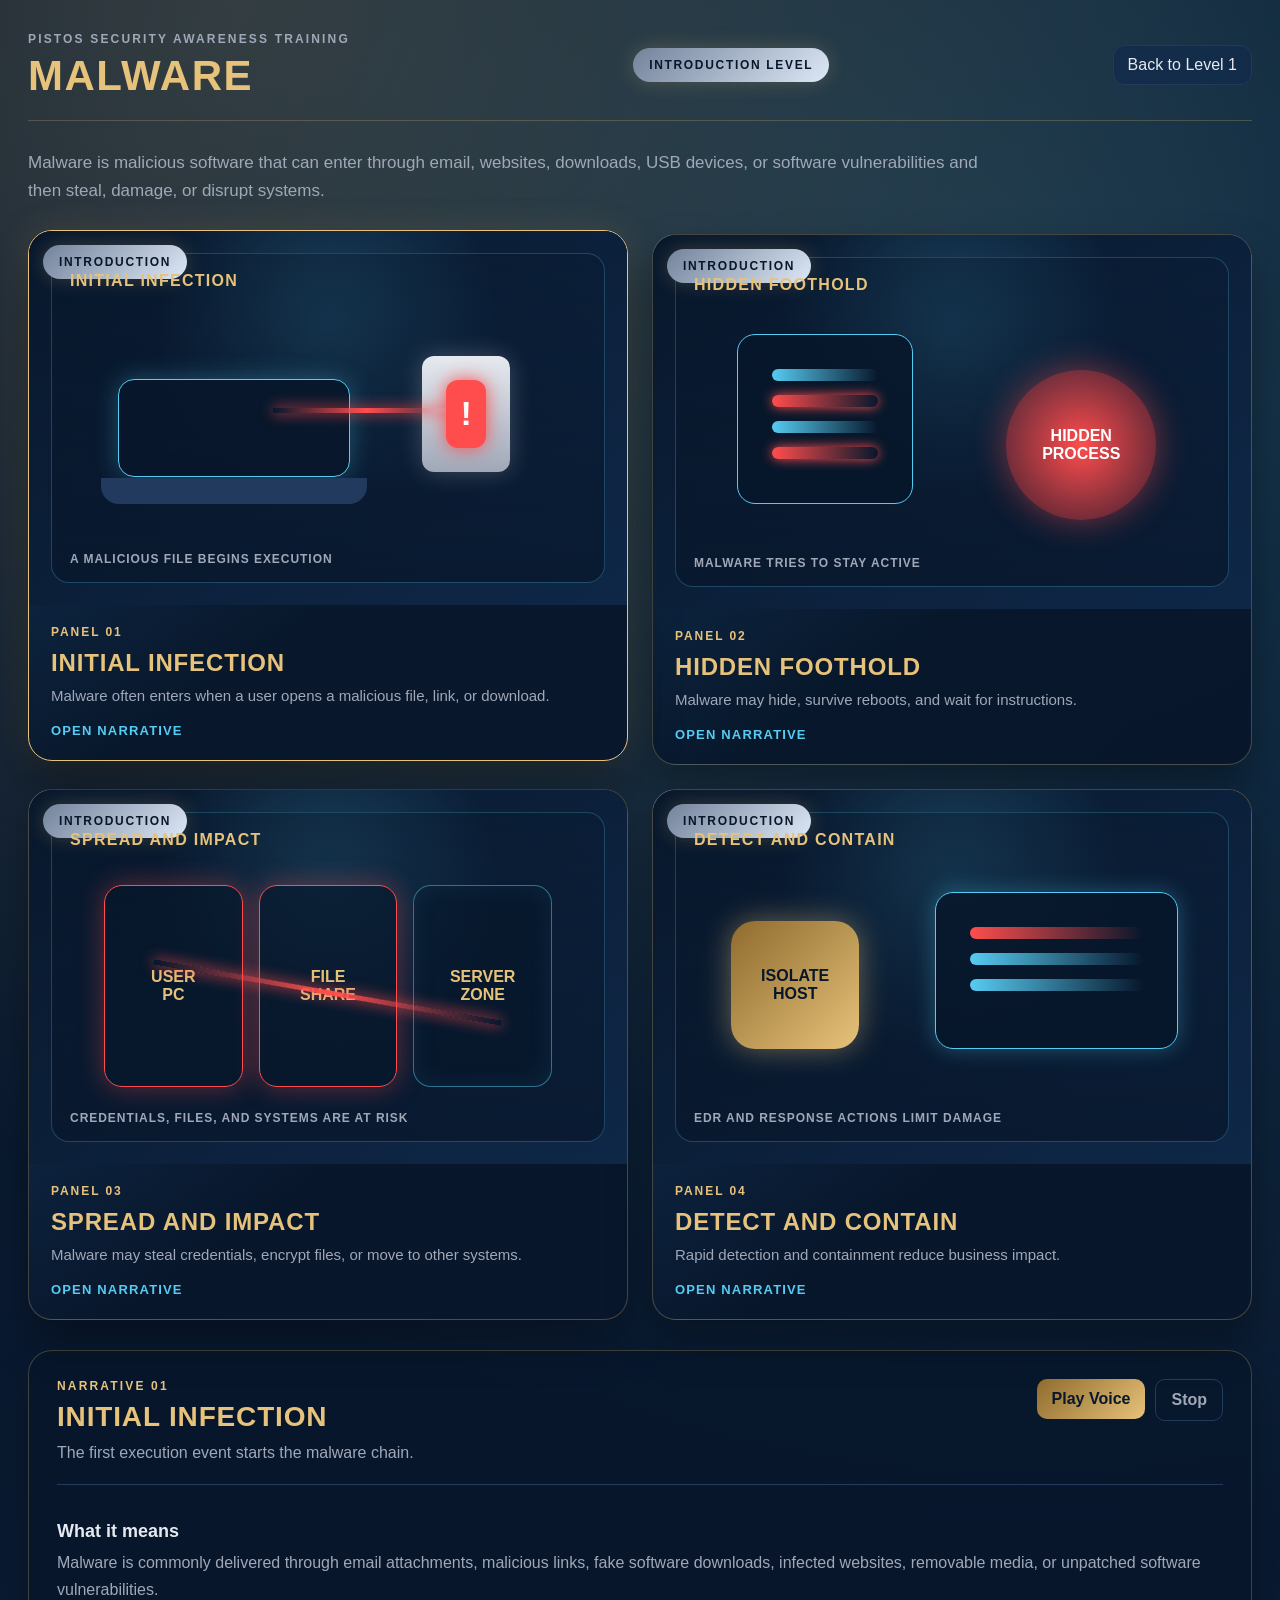
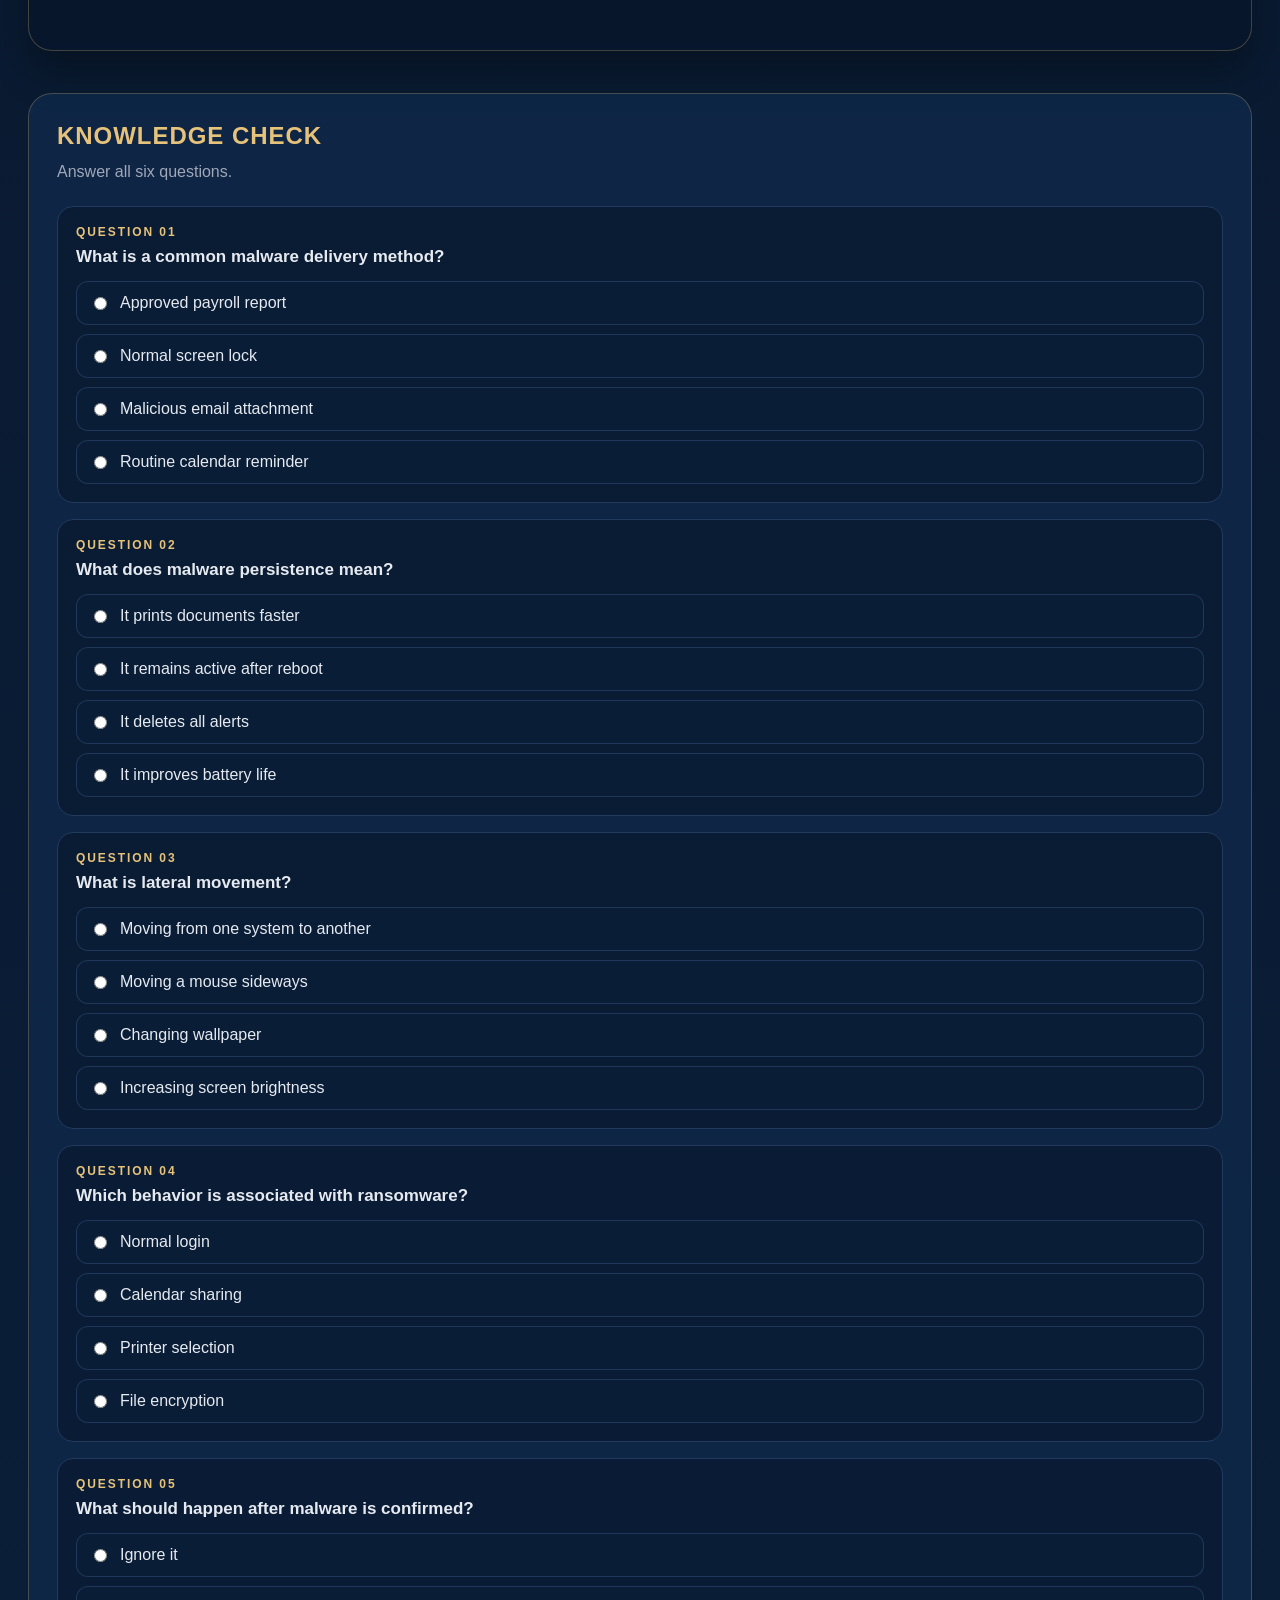
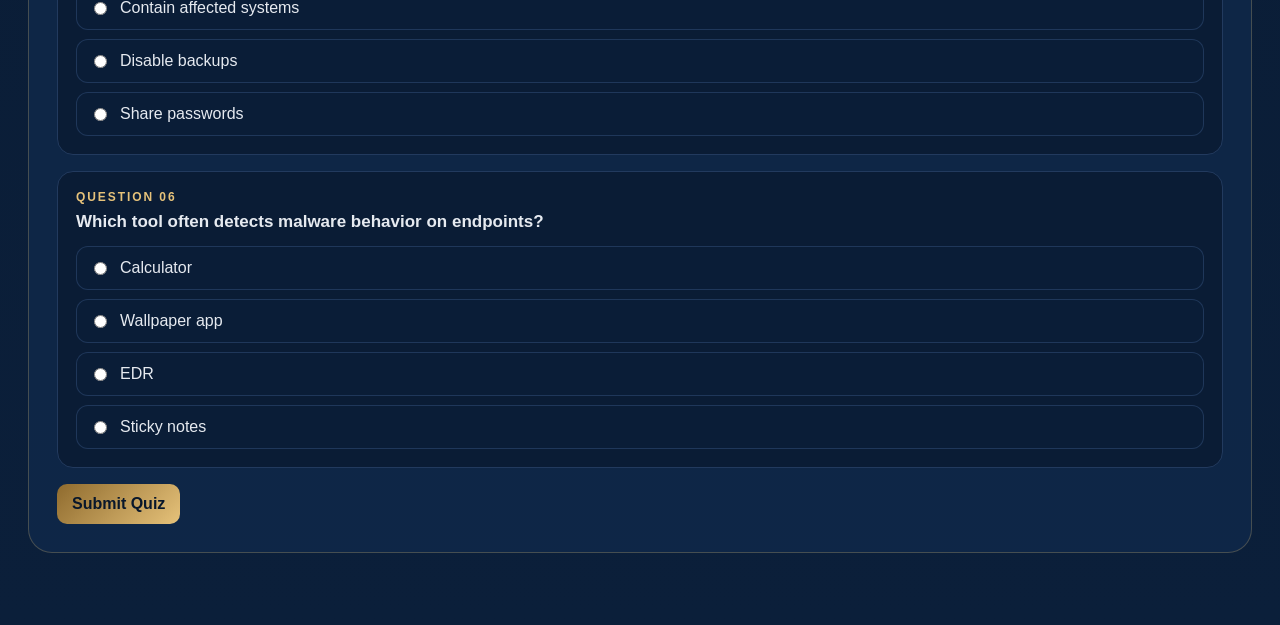
<file: Introduction/04_intro_malware_enhanced.html>
<!DOCTYPE html><html lang="en"><head><meta charset="UTF-8"/><meta name="viewport" content="width=device-width, initial-scale=1.0"/><title>Malware — Introduction</title><link rel="stylesheet" href="../assets/css/topic-shell.css"/><style>.visual-scene{height:100%;display:grid;place-items:center;padding:22px;background:radial-gradient(circle at 50% 25%,rgba(86,204,242,.22),transparent 42%),linear-gradient(145deg,rgba(8,23,43,.95),rgba(16,42,76,.88))}.mini-stage{width:100%;height:100%;position:relative;border-radius:18px;border:1px solid rgba(86,204,242,.25);overflow:hidden;background:linear-gradient(180deg,rgba(8,23,43,.28),rgba(8,23,43,.76))}.v-title{position:absolute;left:18px;top:18px;color:#E6C27A;font-weight:900;letter-spacing:.08em;text-transform:uppercase;font-size:16px;z-index:5}.v-sub{position:absolute;left:18px;bottom:16px;color:#A0A8B8;font-size:12px;font-weight:800;letter-spacing:.08em;text-transform:uppercase;z-index:5}.laptop{position:absolute;left:12%;top:38%;width:42%;height:30%;border-radius:16px;border:1px solid #56CCF2;background:rgba(8,23,43,.9);box-shadow:0 0 24px rgba(86,204,242,.3)}.laptop:after{content:"";position:absolute;left:-8%;right:-8%;bottom:-28px;height:26px;border-radius:0 0 18px 18px;background:#223A5E}.file{position:absolute;right:17%;top:31%;width:88px;height:116px;border-radius:12px;background:linear-gradient(180deg,#E6EAF0,#A0A8B8);box-shadow:0 0 24px rgba(255,255,255,.22)}.file:after{content:"!";position:absolute;inset:24px;border-radius:12px;background:#FF4D4D;color:#fff;display:grid;place-items:center;font-size:34px;font-weight:900;box-shadow:0 0 18px #FF4D4D}.red-flow{position:absolute;height:5px;background:linear-gradient(90deg,transparent,#FF4D4D,transparent);box-shadow:0 0 14px #FF4D4D}.red-flow.a{left:40%;top:47%;width:34%}.red-flow.b{left:18%;top:54%;width:64%;transform:rotate(10deg)}.system-box{position:absolute;left:11%;top:23%;width:32%;height:52%;border:1px solid #56CCF2;border-radius:18px;background:rgba(8,23,43,.86);padding:20px}.sys-line{height:12px;margin:14px;border-radius:99px;background:linear-gradient(90deg,#56CCF2,transparent)}.sys-line.bad{background:linear-gradient(90deg,#FF4D4D,transparent);box-shadow:0 0 12px #FF4D4D}.hidden{position:absolute;right:13%;top:34%;width:150px;height:150px;border-radius:50%;background:radial-gradient(circle,#FF4D4D,rgba(198,40,40,.25));box-shadow:0 0 34px rgba(255,77,77,.48);display:grid;place-items:center;color:#fff;font-weight:900;text-align:center}.network{position:absolute;inset:72px 52px 54px;display:grid;grid-template-columns:repeat(3,1fr);gap:16px}.host{border:1px solid rgba(86,204,242,.5);border-radius:18px;background:rgba(8,23,43,.62);display:grid;place-items:center;color:#E6C27A;font-weight:900;text-align:center;box-shadow:inset 0 0 24px rgba(86,204,242,.08)}.host.bad{border-color:#FF4D4D;box-shadow:0 0 26px rgba(255,77,77,.38)}.soc{position:absolute;right:9%;top:24%;width:44%;height:48%;border-radius:18px;border:1px solid #56CCF2;background:rgba(8,23,43,.86);box-shadow:0 0 22px rgba(86,204,242,.32);padding:20px}.soc-line{height:12px;margin:14px;border-radius:99px;background:linear-gradient(90deg,#56CCF2,transparent)}.soc-alert{height:12px;margin:14px;border-radius:99px;background:linear-gradient(90deg,#FF4D4D,transparent)}.isolate{position:absolute;left:10%;top:33%;width:128px;height:128px;border-radius:24px;background:linear-gradient(135deg,#8F6B2E,#E6C27A);box-shadow:0 0 30px rgba(230,194,122,.45);display:grid;place-items:center;color:#08172B;font-weight:900;text-align:center}</style></head><body><main class="topic-page"><header class="topic-header"><div><div class="brand-kicker">Pistos Security Awareness Training</div><h1 class="topic-title">Malware</h1></div><div class="level-banner introduction">Introduction Level</div><a class="back-link" href="../index.html">Back to Level 1</a></header><p class="topic-intro">Malware is malicious software that can enter through email, websites, downloads, USB devices, or software vulnerabilities and then steal, damage, or disrupt systems.</p><section class="panel-grid"><button class="panel-card" data-section="section-1"><div class="panel-image-wrap"><div class="visual-scene"><div class="mini-stage"><div class="v-title">Initial Infection</div><div class="laptop"></div><div class="file"></div><div class="red-flow a"></div><div class="v-sub">A malicious file begins execution</div></div></div><div class="panel-overlay-level"><span class="level-banner introduction">Introduction</span></div></div><div class="panel-content"><div class="panel-number">Panel 01</div><h2>Initial Infection</h2><p>Malware often enters when a user opens a malicious file, link, or download.</p><div class="panel-cta">Open Narrative</div></div></button><button class="panel-card" data-section="section-2"><div class="panel-image-wrap"><div class="visual-scene"><div class="mini-stage"><div class="v-title">Hidden Foothold</div><div class="system-box"><div class="sys-line"></div><div class="sys-line bad"></div><div class="sys-line"></div><div class="sys-line bad"></div></div><div class="hidden">HIDDEN<br>PROCESS</div><div class="v-sub">Malware tries to stay active</div></div></div><div class="panel-overlay-level"><span class="level-banner introduction">Introduction</span></div></div><div class="panel-content"><div class="panel-number">Panel 02</div><h2>Hidden Foothold</h2><p>Malware may hide, survive reboots, and wait for instructions.</p><div class="panel-cta">Open Narrative</div></div></button><button class="panel-card" data-section="section-3"><div class="panel-image-wrap"><div class="visual-scene"><div class="mini-stage"><div class="v-title">Spread and Impact</div><div class="network"><div class="host bad">USER<br>PC</div><div class="host bad">FILE<br>SHARE</div><div class="host">SERVER<br>ZONE</div></div><div class="red-flow b"></div><div class="v-sub">Credentials, files, and systems are at risk</div></div></div><div class="panel-overlay-level"><span class="level-banner introduction">Introduction</span></div></div><div class="panel-content"><div class="panel-number">Panel 03</div><h2>Spread and Impact</h2><p>Malware may steal credentials, encrypt files, or move to other systems.</p><div class="panel-cta">Open Narrative</div></div></button><button class="panel-card" data-section="section-4"><div class="panel-image-wrap"><div class="visual-scene"><div class="mini-stage"><div class="v-title">Detect and Contain</div><div class="isolate">ISOLATE<br>HOST</div><div class="soc"><div class="soc-alert"></div><div class="soc-line"></div><div class="soc-line"></div></div><div class="v-sub">EDR and response actions limit damage</div></div></div><div class="panel-overlay-level"><span class="level-banner introduction">Introduction</span></div></div><div class="panel-content"><div class="panel-number">Panel 04</div><h2>Detect and Contain</h2><p>Rapid detection and containment reduce business impact.</p><div class="panel-cta">Open Narrative</div></div></button></section><section class="narrative-section" id="section-1" data-narration="Initial infection. Malware often begins when a malicious attachment, link, download, website, or USB device causes code to run on a system."><div class="narrative-head"><div><div class="narrative-eyebrow">Narrative 01</div><h3>Initial Infection</h3><p>The first execution event starts the malware chain.</p></div><div class="voice-controls"><button onclick="TopicShell.speakCurrentSection()">Play Voice</button><button class="secondary" onclick="TopicShell.stopVoice()">Stop</button></div></div><article class="narrative-block"><h4>What it means</h4><p>Malware is commonly delivered through email attachments, malicious links, fake software downloads, infected websites, removable media, or unpatched software vulnerabilities.</p></article></section><section class="narrative-section" id="section-2" data-narration="Hidden foothold. Modern malware often tries to hide, evade detection, survive reboot, and maintain access so it can continue operating."><div class="narrative-head"><div><div class="narrative-eyebrow">Narrative 02</div><h3>Hidden Foothold</h3><p>Some malware tries to remain active after the first infection.</p></div><div class="voice-controls"><button onclick="TopicShell.speakCurrentSection()">Play Voice</button><button class="secondary" onclick="TopicShell.stopVoice()">Stop</button></div></div><article class="narrative-block"><h4>What it means</h4><p>Malware may create startup entries, scheduled tasks, hidden processes, or command-and-control connections so it can keep running and receive attacker instructions.</p></article></section><section class="narrative-section" id="section-3" data-narration="Spread and impact. Malware can steal credentials, encrypt files, exfiltrate data, or move laterally from one system to another."><div class="narrative-head"><div><div class="narrative-eyebrow">Narrative 03</div><h3>Spread and Impact</h3><p>Once active, malware can affect files, accounts, and other systems.</p></div><div class="voice-controls"><button onclick="TopicShell.speakCurrentSection()">Play Voice</button><button class="secondary" onclick="TopicShell.stopVoice()">Stop</button></div></div><article class="narrative-block"><h4>What it means</h4><p>Malware can steal passwords, capture data, encrypt shared files, disable protections, or use one compromised system to reach others.</p></article></section><section class="narrative-section" id="section-4" data-narration="Detect and contain. Security tools and response actions help identify infected systems, isolate them, remove malware, and restore operations."><div class="narrative-head"><div><div class="narrative-eyebrow">Narrative 04</div><h3>Detect and Contain</h3><p>Fast response limits the damage malware can cause.</p></div><div class="voice-controls"><button onclick="TopicShell.speakCurrentSection()">Play Voice</button><button class="secondary" onclick="TopicShell.stopVoice()">Stop</button></div></div><article class="narrative-block"><h4>What it means</h4><p>Endpoint detection, antivirus alerts, logging, isolation, credential resets, and recovery procedures work together to contain malware and reduce business impact.</p></article></section><section class="quiz"><h2>Knowledge Check</h2><p class="quiz-intro">Answer all six questions.</p><div class="quiz-card" data-answer="2" data-explanation="Malware commonly enters through malicious attachments and links."><div class="quiz-number">Question 01</div><h4>What is a common malware delivery method?</h4><div class="answers"><label class="answer"><input type="radio" name="q1" value="0"><span>Approved payroll report</span></label><label class="answer"><input type="radio" name="q1" value="1"><span>Normal screen lock</span></label><label class="answer"><input type="radio" name="q1" value="2"><span>Malicious email attachment</span></label><label class="answer"><input type="radio" name="q1" value="3"><span>Routine calendar reminder</span></label></div><div class="explanation"></div></div><div class="quiz-card" data-answer="1" data-explanation="Persistence lets malware survive reboots and remain active."><div class="quiz-number">Question 02</div><h4>What does malware persistence mean?</h4><div class="answers"><label class="answer"><input type="radio" name="q2" value="0"><span>It prints documents faster</span></label><label class="answer"><input type="radio" name="q2" value="1"><span>It remains active after reboot</span></label><label class="answer"><input type="radio" name="q2" value="2"><span>It deletes all alerts</span></label><label class="answer"><input type="radio" name="q2" value="3"><span>It improves battery life</span></label></div><div class="explanation"></div></div><div class="quiz-card" data-answer="0" data-explanation="Lateral movement means moving from one system to another."><div class="quiz-number">Question 03</div><h4>What is lateral movement?</h4><div class="answers"><label class="answer"><input type="radio" name="q3" value="0"><span>Moving from one system to another</span></label><label class="answer"><input type="radio" name="q3" value="1"><span>Moving a mouse sideways</span></label><label class="answer"><input type="radio" name="q3" value="2"><span>Changing wallpaper</span></label><label class="answer"><input type="radio" name="q3" value="3"><span>Increasing screen brightness</span></label></div><div class="explanation"></div></div><div class="quiz-card" data-answer="3" data-explanation="Ransomware is associated with encrypting files."><div class="quiz-number">Question 04</div><h4>Which behavior is associated with ransomware?</h4><div class="answers"><label class="answer"><input type="radio" name="q4" value="0"><span>Normal login</span></label><label class="answer"><input type="radio" name="q4" value="1"><span>Calendar sharing</span></label><label class="answer"><input type="radio" name="q4" value="2"><span>Printer selection</span></label><label class="answer"><input type="radio" name="q4" value="3"><span>File encryption</span></label></div><div class="explanation"></div></div><div class="quiz-card" data-answer="1" data-explanation="Affected systems should be contained quickly."><div class="quiz-number">Question 05</div><h4>What should happen after malware is confirmed?</h4><div class="answers"><label class="answer"><input type="radio" name="q5" value="0"><span>Ignore it</span></label><label class="answer"><input type="radio" name="q5" value="1"><span>Contain affected systems</span></label><label class="answer"><input type="radio" name="q5" value="2"><span>Disable backups</span></label><label class="answer"><input type="radio" name="q5" value="3"><span>Share passwords</span></label></div><div class="explanation"></div></div><div class="quiz-card" data-answer="2" data-explanation="EDR helps detect suspicious endpoint behavior."><div class="quiz-number">Question 06</div><h4>Which tool often detects malware behavior on endpoints?</h4><div class="answers"><label class="answer"><input type="radio" name="q6" value="0"><span>Calculator</span></label><label class="answer"><input type="radio" name="q6" value="1"><span>Wallpaper app</span></label><label class="answer"><input type="radio" name="q6" value="2"><span>EDR</span></label><label class="answer"><input type="radio" name="q6" value="3"><span>Sticky notes</span></label></div><div class="explanation"></div></div><button class="quiz-submit" onclick="TopicShell.gradeQuiz()">Submit Quiz</button><div class="quiz-result" id="quiz-result"></div></section></main><script src="../assets/js/topic-shell.js"></script></body></html>
</file>
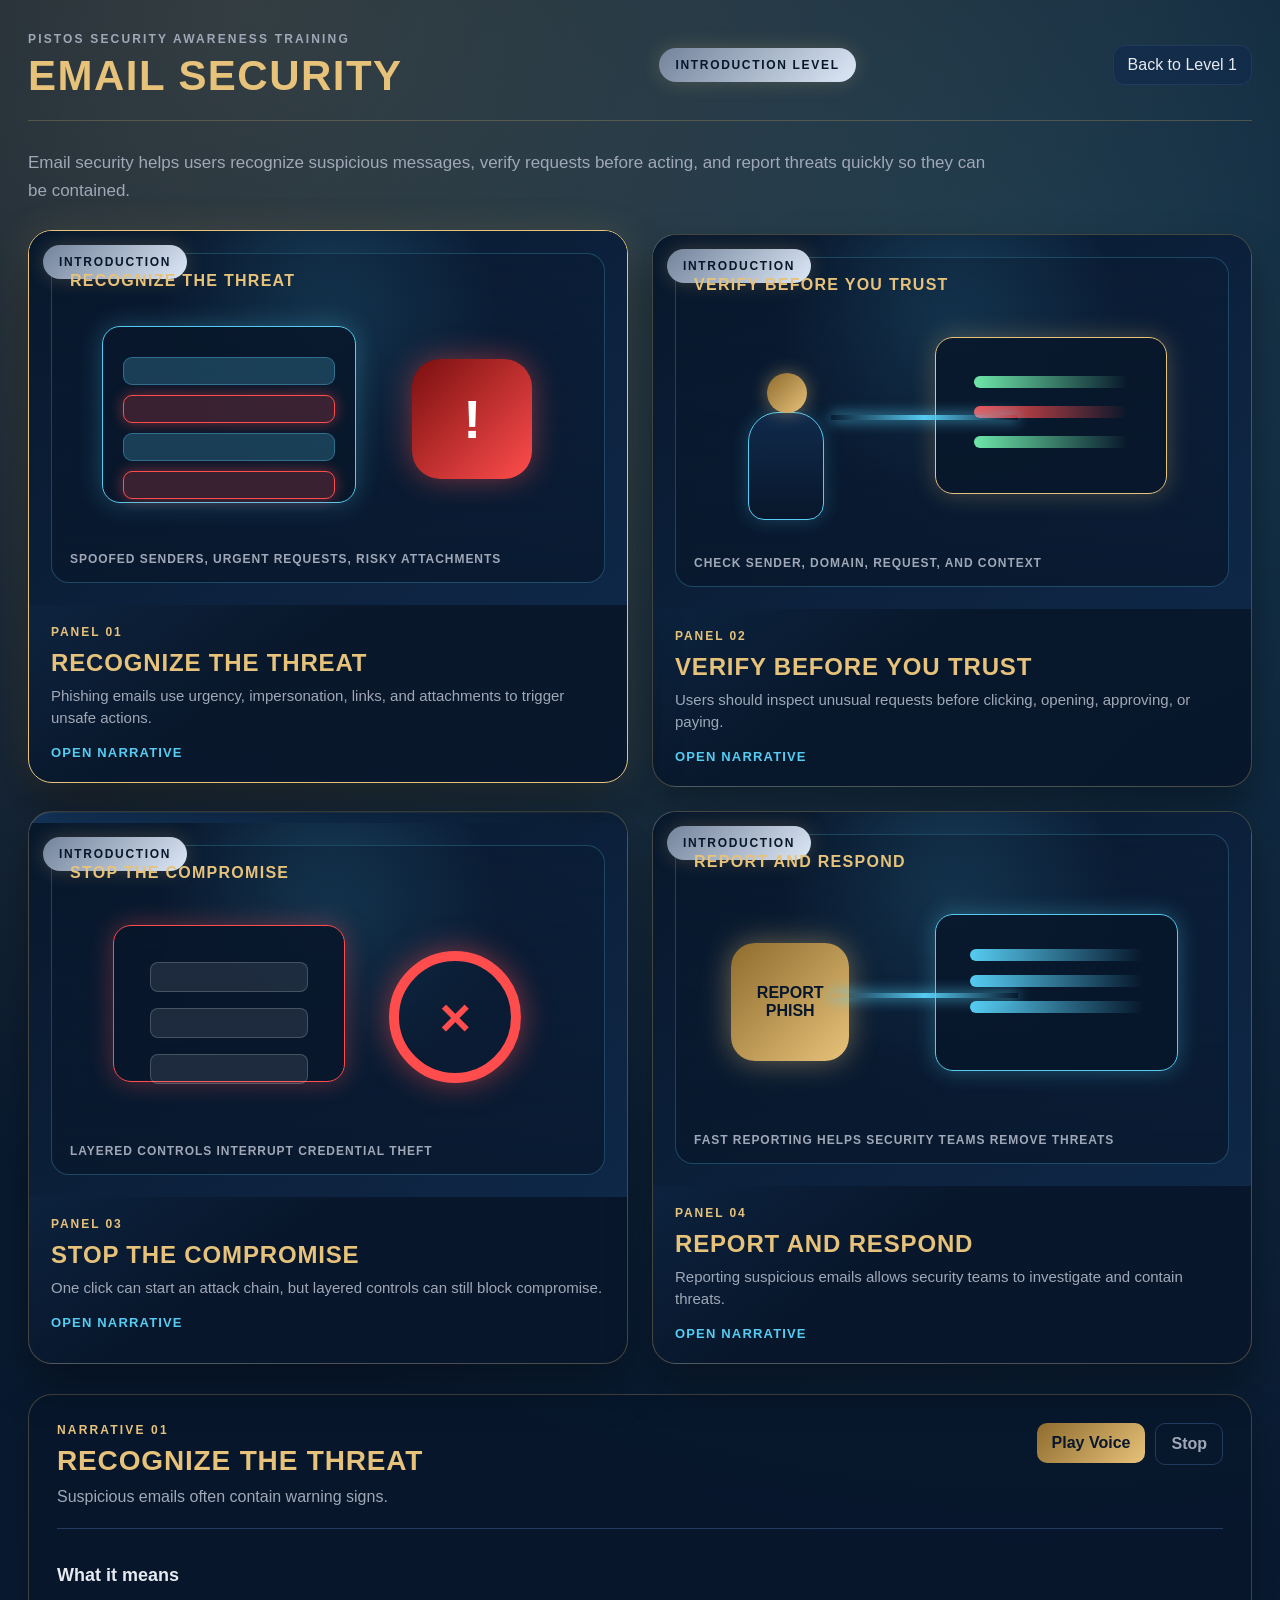
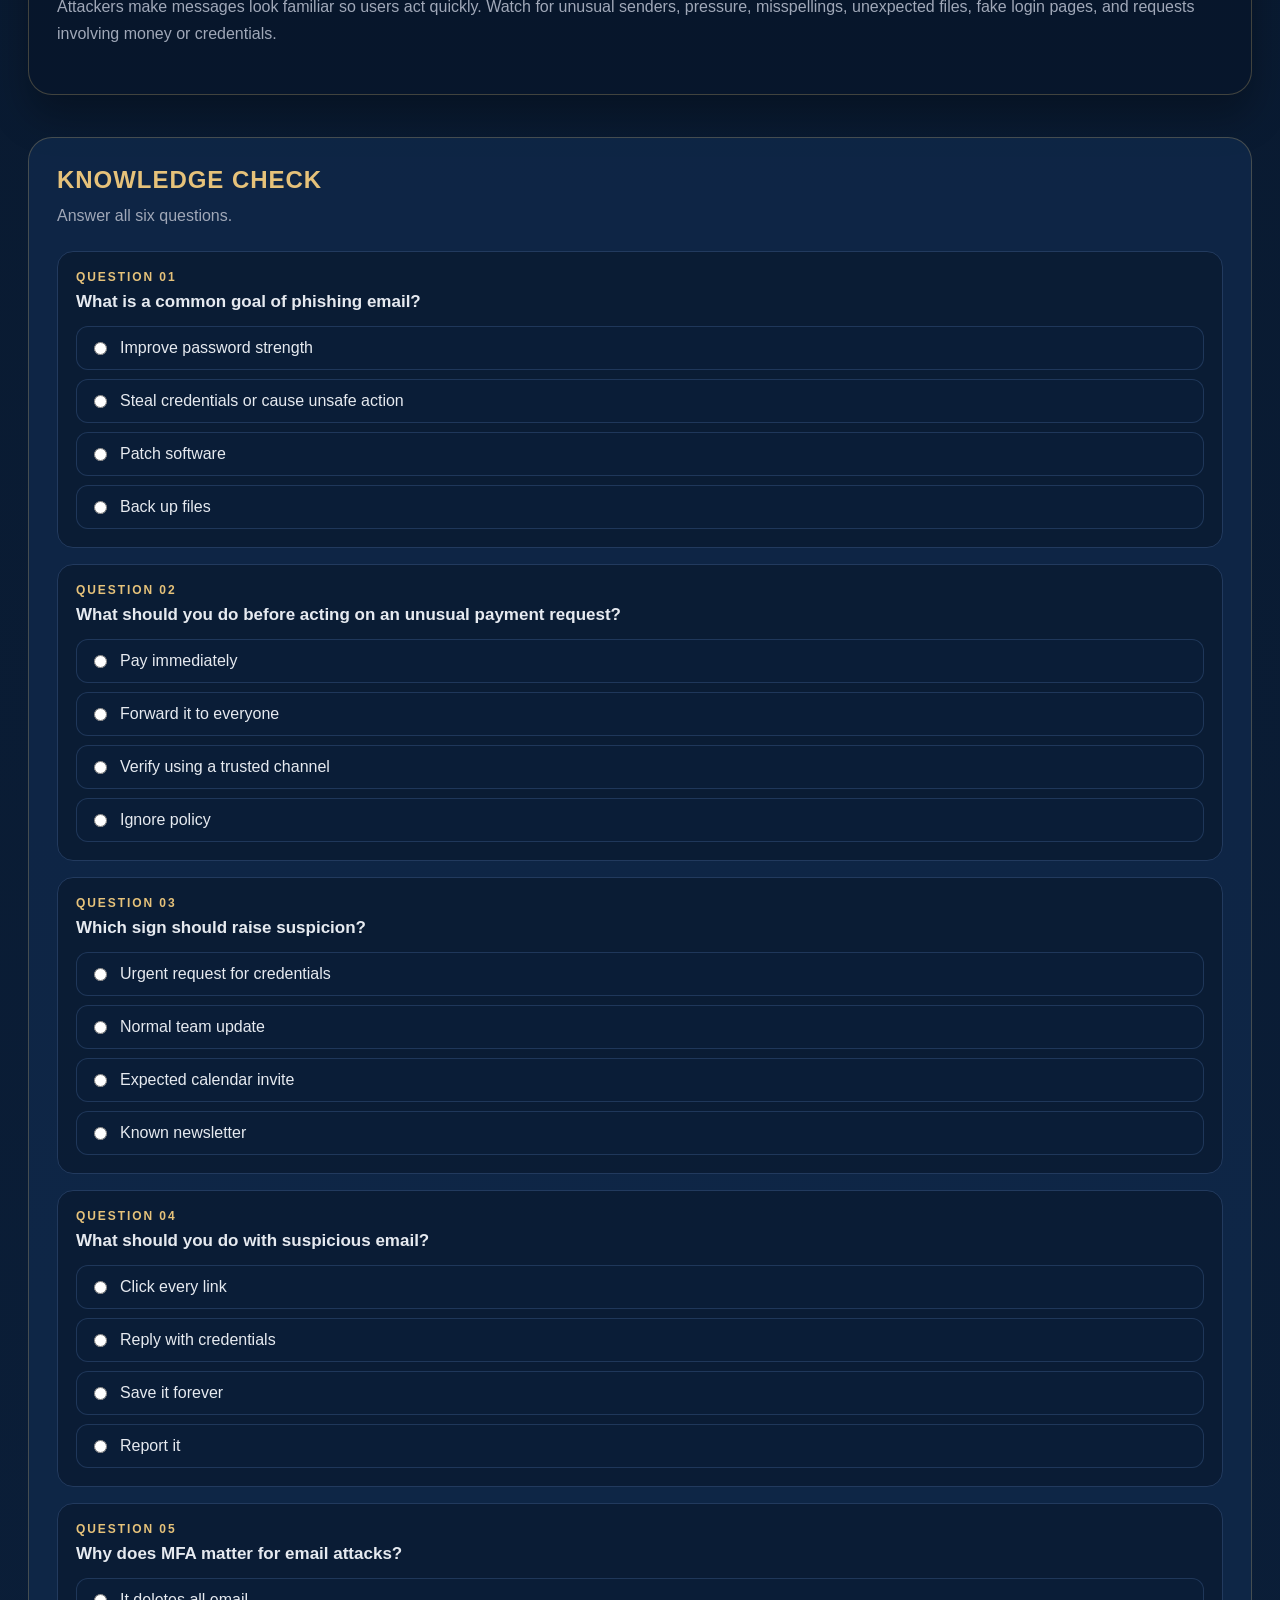
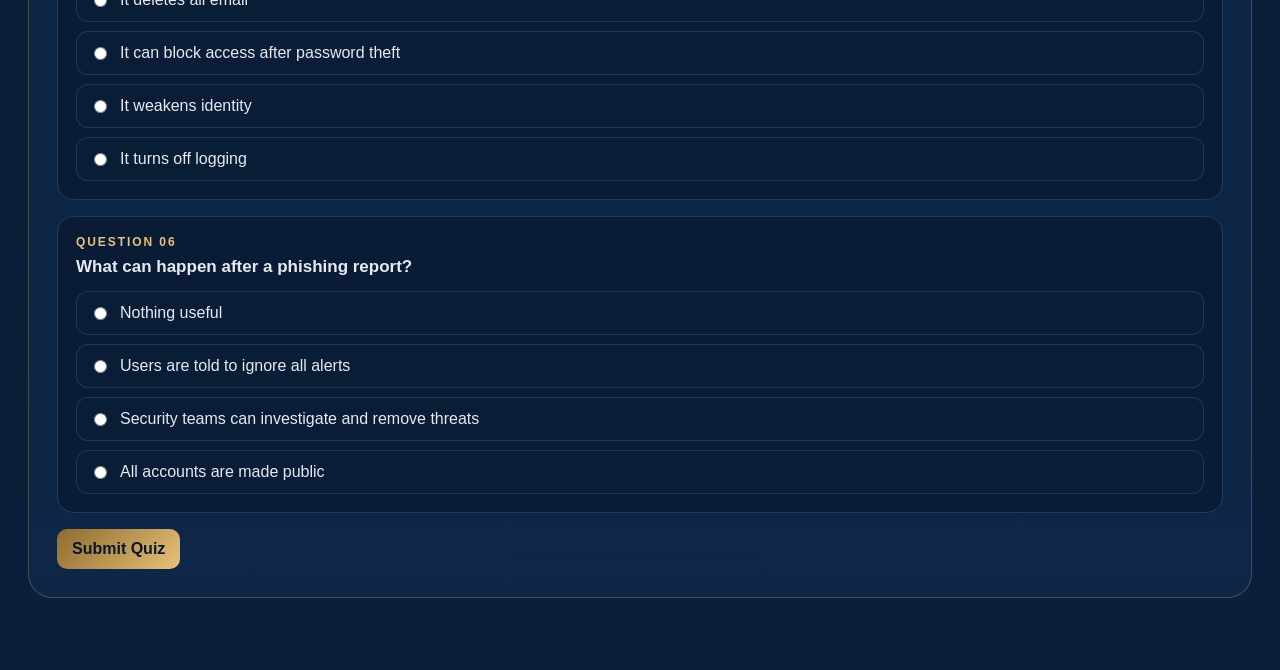
<file: Introduction/07_intro_email_enhanced.html>
<!DOCTYPE html><html lang="en"><head><meta charset="UTF-8"/><meta name="viewport" content="width=device-width, initial-scale=1.0"/><title>Email Security — Introduction</title><link rel="stylesheet" href="../assets/css/topic-shell.css"/><style>.visual-scene{height:100%;display:grid;place-items:center;padding:22px;background:radial-gradient(circle at 50% 25%,rgba(86,204,242,.22),transparent 42%),linear-gradient(145deg,rgba(8,23,43,.95),rgba(16,42,76,.88))}.mini-stage{width:100%;height:100%;position:relative;border-radius:18px;border:1px solid rgba(86,204,242,.25);overflow:hidden;background:linear-gradient(180deg,rgba(8,23,43,.28),rgba(8,23,43,.76))}.v-title{position:absolute;left:18px;top:18px;color:#E6C27A;font-weight:900;letter-spacing:.08em;text-transform:uppercase;font-size:16px;z-index:5}.v-sub{position:absolute;left:18px;bottom:16px;color:#A0A8B8;font-size:12px;font-weight:800;letter-spacing:.08em;text-transform:uppercase;z-index:5}.mailbox{position:absolute;left:9%;top:22%;width:46%;height:54%;border:1px solid #56CCF2;border-radius:18px;background:rgba(8,23,43,.88);box-shadow:0 0 24px rgba(86,204,242,.28);padding:20px}.mail{height:28px;border-radius:9px;margin:10px 0;background:rgba(86,204,242,.22);border:1px solid rgba(86,204,242,.35)}.mail.bad{background:rgba(255,77,77,.20);border-color:#FF4D4D;box-shadow:0 0 14px rgba(255,77,77,.45)}.warning{position:absolute;right:13%;top:32%;width:120px;height:120px;border-radius:28px;background:linear-gradient(135deg,#7A0F0F,#FF4D4D);box-shadow:0 0 30px rgba(255,77,77,.45);display:grid;place-items:center;color:#fff;font-size:54px;font-weight:900}.user{position:absolute;left:13%;bottom:20%;width:76px;height:108px;border-radius:30px 30px 16px 16px;border:1px solid #56CCF2;background:linear-gradient(180deg,#102A4C,#08172B);box-shadow:0 0 18px rgba(86,204,242,.24)}.user:before{content:"";position:absolute;left:18px;top:-40px;width:40px;height:40px;border-radius:50%;background:linear-gradient(135deg,#8F6B2E,#E6C27A);box-shadow:0 0 18px rgba(230,194,122,.45)}.inspect{position:absolute;right:11%;top:24%;width:42%;height:48%;border-radius:18px;border:1px solid #E6C27A;background:rgba(8,23,43,.88);box-shadow:0 0 24px rgba(230,194,122,.28);padding:20px}.check{height:12px;border-radius:99px;margin:18px;background:linear-gradient(90deg,#6EE7A8,transparent)}.fake{height:12px;border-radius:99px;margin:18px;background:linear-gradient(90deg,#FF4D4D,transparent)}.phish-page{position:absolute;left:11%;top:24%;width:42%;height:48%;border-radius:18px;border:1px solid #FF4D4D;background:rgba(8,23,43,.9);box-shadow:0 0 24px rgba(255,77,77,.35);padding:20px}.field{height:30px;border-radius:8px;background:rgba(255,255,255,.09);border:1px solid rgba(255,255,255,.18);margin:16px}.block{position:absolute;right:15%;top:32%;width:132px;height:132px;border-radius:50%;border:10px solid #FF4D4D;color:#FF4D4D;display:grid;place-items:center;font-size:54px;font-weight:900;box-shadow:0 0 30px rgba(255,77,77,.5)}.soc{position:absolute;right:9%;top:24%;width:44%;height:48%;border-radius:18px;border:1px solid #56CCF2;background:rgba(8,23,43,.86);box-shadow:0 0 22px rgba(86,204,242,.32);padding:20px}.soc-line{height:12px;margin:14px;border-radius:99px;background:linear-gradient(90deg,#56CCF2,transparent)}.report{position:absolute;left:10%;top:33%;width:118px;height:118px;border-radius:24px;background:linear-gradient(135deg,#8F6B2E,#E6C27A);box-shadow:0 0 30px rgba(230,194,122,.45);display:grid;place-items:center;color:#08172B;font-weight:900;text-align:center}.path{position:absolute;height:5px;background:linear-gradient(90deg,transparent,#56CCF2,transparent);box-shadow:0 0 14px #56CCF2;left:28%;top:48%;width:34%}</style></head><body><main class="topic-page"><header class="topic-header"><div><div class="brand-kicker">Pistos Security Awareness Training</div><h1 class="topic-title">Email Security</h1></div><div class="level-banner introduction">Introduction Level</div><a class="back-link" href="../index.html">Back to Level 1</a></header><p class="topic-intro">Email security helps users recognize suspicious messages, verify requests before acting, and report threats quickly so they can be contained.</p><section class="panel-grid"><button class="panel-card" data-section="section-1"><div class="panel-image-wrap"><div class="visual-scene"><div class="mini-stage"><div class="v-title">Recognize the Threat</div><div class="mailbox"><div class="mail"></div><div class="mail bad"></div><div class="mail"></div><div class="mail bad"></div></div><div class="warning">!</div><div class="v-sub">Spoofed senders, urgent requests, risky attachments</div></div></div><div class="panel-overlay-level"><span class="level-banner introduction">Introduction</span></div></div><div class="panel-content"><div class="panel-number">Panel 01</div><h2>Recognize the Threat</h2><p>Phishing emails use urgency, impersonation, links, and attachments to trigger unsafe actions.</p><div class="panel-cta">Open Narrative</div></div></button><button class="panel-card" data-section="section-2"><div class="panel-image-wrap"><div class="visual-scene"><div class="mini-stage"><div class="v-title">Verify Before You Trust</div><div class="user"></div><div class="inspect"><div class="check"></div><div class="fake"></div><div class="check"></div></div><div class="path"></div><div class="v-sub">Check sender, domain, request, and context</div></div></div><div class="panel-overlay-level"><span class="level-banner introduction">Introduction</span></div></div><div class="panel-content"><div class="panel-number">Panel 02</div><h2>Verify Before You Trust</h2><p>Users should inspect unusual requests before clicking, opening, approving, or paying.</p><div class="panel-cta">Open Narrative</div></div></button><button class="panel-card" data-section="section-3"><div class="panel-image-wrap"><div class="visual-scene"><div class="mini-stage"><div class="v-title">Stop the Compromise</div><div class="phish-page"><div class="field"></div><div class="field"></div><div class="field"></div></div><div class="block">×</div><div class="v-sub">Layered controls interrupt credential theft</div></div></div><div class="panel-overlay-level"><span class="level-banner introduction">Introduction</span></div></div><div class="panel-content"><div class="panel-number">Panel 03</div><h2>Stop the Compromise</h2><p>One click can start an attack chain, but layered controls can still block compromise.</p><div class="panel-cta">Open Narrative</div></div></button><button class="panel-card" data-section="section-4"><div class="panel-image-wrap"><div class="visual-scene"><div class="mini-stage"><div class="v-title">Report and Respond</div><div class="report">REPORT<br>PHISH</div><div class="soc"><div class="soc-line"></div><div class="soc-line"></div><div class="soc-line"></div></div><div class="path"></div><div class="v-sub">Fast reporting helps security teams remove threats</div></div></div><div class="panel-overlay-level"><span class="level-banner introduction">Introduction</span></div></div><div class="panel-content"><div class="panel-number">Panel 04</div><h2>Report and Respond</h2><p>Reporting suspicious emails allows security teams to investigate and contain threats.</p><div class="panel-cta">Open Narrative</div></div></button></section><section class="narrative-section" id="section-1" data-narration="Recognize the threat. Phishing emails often use urgency, spoofed senders, unexpected attachments, payment requests, and links to fake websites."><div class="narrative-head"><div><div class="narrative-eyebrow">Narrative 01</div><h3>Recognize the Threat</h3><p>Suspicious emails often contain warning signs.</p></div><div class="voice-controls"><button onclick="TopicShell.speakCurrentSection()">Play Voice</button><button class="secondary" onclick="TopicShell.stopVoice()">Stop</button></div></div><article class="narrative-block"><h4>What it means</h4><p>Attackers make messages look familiar so users act quickly. Watch for unusual senders, pressure, misspellings, unexpected files, fake login pages, and requests involving money or credentials.</p></article></section><section class="narrative-section" id="section-2" data-narration="Verify before you trust. Before clicking links or following unusual instructions, check the sender, domain, request, and context using a trusted channel."><div class="narrative-head"><div><div class="narrative-eyebrow">Narrative 02</div><h3>Verify Before You Trust</h3><p>Verification breaks many email attacks.</p></div><div class="voice-controls"><button onclick="TopicShell.speakCurrentSection()">Play Voice</button><button class="secondary" onclick="TopicShell.stopVoice()">Stop</button></div></div><article class="narrative-block"><h4>What it means</h4><p>Use a known phone number, known website, or internal process to verify unusual requests. Do not rely on contact details inside the suspicious email.</p></article></section><section class="narrative-section" id="section-3" data-narration="Stop the compromise. A phishing link may lead to a fake login page or malware download. MFA, filtering, browser protections, and reporting can interrupt the attack chain."><div class="narrative-head"><div><div class="narrative-eyebrow">Narrative 03</div><h3>Stop the Compromise</h3><p>Layered controls help when a user clicks.</p></div><div class="voice-controls"><button onclick="TopicShell.speakCurrentSection()">Play Voice</button><button class="secondary" onclick="TopicShell.stopVoice()">Stop</button></div></div><article class="narrative-block"><h4>What it means</h4><p>One click does not have to become a breach. Security tools can block malicious pages, stop attachments, detect unusual login attempts, and limit account takeover.</p></article></section><section class="narrative-section" id="section-4" data-narration="Report and respond. Reporting suspicious messages quickly allows security teams to remove similar emails, block sender infrastructure, and protect other users."><div class="narrative-head"><div><div class="narrative-eyebrow">Narrative 04</div><h3>Report and Respond</h3><p>Fast reporting protects the whole organization.</p></div><div class="voice-controls"><button onclick="TopicShell.speakCurrentSection()">Play Voice</button><button class="secondary" onclick="TopicShell.stopVoice()">Stop</button></div></div><article class="narrative-block"><h4>What it means</h4><p>When suspicious emails are reported quickly, security teams can investigate, remove copies from other mailboxes, block links, and warn affected users.</p></article></section><section class="quiz"><h2>Knowledge Check</h2><p class="quiz-intro">Answer all six questions.</p><div class="quiz-card" data-answer="1" data-explanation="Phishing often attempts to steal credentials or trigger unsafe actions."><div class="quiz-number">Question 01</div><h4>What is a common goal of phishing email?</h4><div class="answers"><label class="answer"><input type="radio" name="q1" value="0"><span>Improve password strength</span></label><label class="answer"><input type="radio" name="q1" value="1"><span>Steal credentials or cause unsafe action</span></label><label class="answer"><input type="radio" name="q1" value="2"><span>Patch software</span></label><label class="answer"><input type="radio" name="q1" value="3"><span>Back up files</span></label></div><div class="explanation"></div></div><div class="quiz-card" data-answer="2" data-explanation="Verify unusual requests through a trusted channel."><div class="quiz-number">Question 02</div><h4>What should you do before acting on an unusual payment request?</h4><div class="answers"><label class="answer"><input type="radio" name="q2" value="0"><span>Pay immediately</span></label><label class="answer"><input type="radio" name="q2" value="1"><span>Forward it to everyone</span></label><label class="answer"><input type="radio" name="q2" value="2"><span>Verify using a trusted channel</span></label><label class="answer"><input type="radio" name="q2" value="3"><span>Ignore policy</span></label></div><div class="explanation"></div></div><div class="quiz-card" data-answer="0" data-explanation="Urgency is a common manipulation tactic."><div class="quiz-number">Question 03</div><h4>Which sign should raise suspicion?</h4><div class="answers"><label class="answer"><input type="radio" name="q3" value="0"><span>Urgent request for credentials</span></label><label class="answer"><input type="radio" name="q3" value="1"><span>Normal team update</span></label><label class="answer"><input type="radio" name="q3" value="2"><span>Expected calendar invite</span></label><label class="answer"><input type="radio" name="q3" value="3"><span>Known newsletter</span></label></div><div class="explanation"></div></div><div class="quiz-card" data-answer="3" data-explanation="Report suspicious email quickly."><div class="quiz-number">Question 04</div><h4>What should you do with suspicious email?</h4><div class="answers"><label class="answer"><input type="radio" name="q4" value="0"><span>Click every link</span></label><label class="answer"><input type="radio" name="q4" value="1"><span>Reply with credentials</span></label><label class="answer"><input type="radio" name="q4" value="2"><span>Save it forever</span></label><label class="answer"><input type="radio" name="q4" value="3"><span>Report it</span></label></div><div class="explanation"></div></div><div class="quiz-card" data-answer="1" data-explanation="MFA helps reduce damage after credential theft."><div class="quiz-number">Question 05</div><h4>Why does MFA matter for email attacks?</h4><div class="answers"><label class="answer"><input type="radio" name="q5" value="0"><span>It deletes all email</span></label><label class="answer"><input type="radio" name="q5" value="1"><span>It can block access after password theft</span></label><label class="answer"><input type="radio" name="q5" value="2"><span>It weakens identity</span></label><label class="answer"><input type="radio" name="q5" value="3"><span>It turns off logging</span></label></div><div class="explanation"></div></div><div class="quiz-card" data-answer="2" data-explanation="Security teams can remove similar messages and block infrastructure."><div class="quiz-number">Question 06</div><h4>What can happen after a phishing report?</h4><div class="answers"><label class="answer"><input type="radio" name="q6" value="0"><span>Nothing useful</span></label><label class="answer"><input type="radio" name="q6" value="1"><span>Users are told to ignore all alerts</span></label><label class="answer"><input type="radio" name="q6" value="2"><span>Security teams can investigate and remove threats</span></label><label class="answer"><input type="radio" name="q6" value="3"><span>All accounts are made public</span></label></div><div class="explanation"></div></div><button class="quiz-submit" onclick="TopicShell.gradeQuiz()">Submit Quiz</button><div class="quiz-result" id="quiz-result"></div></section></main><script src="../assets/js/topic-shell.js"></script></body></html>
</file>
<file: assets/css/topic-shell.css>
:root{
  --navy-deep:#08172B;
  --navy:#0B1F3A;
  --panel:#102A4C;
  --gold:#C8A96A;
  --gold-hi:#E6C27A;
  --gold-shadow:#8F6B2E;
  --blue:#2F80ED;
  --blue-glow:#56CCF2;
  --red:#C62828;
  --red-hi:#FF4D4D;
  --text:#E6EAF0;
  --muted:#A0A8B8;
  --line:#223A5E;
  --success:#6EE7A8;
}

*{box-sizing:border-box}
html{scroll-behavior:smooth}
body{
  margin:0;
  font-family:Inter, Arial, sans-serif;
  background:
    radial-gradient(circle at 18% 0%, rgba(230,194,122,.18), transparent 30%),
    radial-gradient(circle at 80% 8%, rgba(86,204,242,.16), transparent 34%),
    linear-gradient(180deg,var(--navy-deep),var(--navy));
  color:var(--text);
  min-height:100vh;
}

.topic-page{max-width:1440px;margin:0 auto;padding:24px 28px 72px}
.topic-header{
  display:flex;
  justify-content:space-between;
  align-items:center;
  gap:24px;
  border-bottom:1px solid rgba(200,169,106,.28);
  padding:8px 0 22px;
  margin-bottom:28px;
}
.brand-kicker{
  color:var(--muted);
  text-transform:uppercase;
  letter-spacing:.18em;
  font-size:12px;
  font-weight:800;
}
.topic-title{margin:8px 0 0;color:var(--gold-hi);font-size:42px;line-height:1.05;text-transform:uppercase;letter-spacing:.035em}
.level-banner{
  display:inline-flex;
  align-items:center;
  justify-content:center;
  border-radius:999px;
  padding:10px 16px;
  font-size:12px;
  font-weight:900;
  letter-spacing:.14em;
  text-transform:uppercase;
  color:var(--navy-deep);
  background:linear-gradient(135deg,var(--gold-shadow),var(--gold-hi));
  box-shadow:0 0 20px rgba(230,194,122,.22);
  white-space:nowrap;
}
.level-banner.introduction{background:linear-gradient(135deg,#73839B,#DDE8F6)}
.level-banner.intermediate{background:linear-gradient(135deg,var(--gold-shadow),var(--gold-hi))}
.level-banner.advanced{background:linear-gradient(135deg,#7A0F0F,var(--red-hi),var(--gold-hi));color:#fff}
.back-link{color:var(--text);text-decoration:none;border:1px solid var(--line);border-radius:12px;padding:10px 14px;background:rgba(16,42,76,.72)}
.back-link:hover{border-color:var(--gold-hi);color:var(--gold-hi)}
.topic-intro{max-width:980px;color:var(--muted);font-size:17px;line-height:1.62;margin:0 0 28px}

.panel-grid{display:grid;grid-template-columns:repeat(2,minmax(0,1fr));gap:24px;margin:30px 0}
.panel-card{
  border:1px solid rgba(200,169,106,.32);
  border-radius:24px;
  overflow:hidden;
  background:linear-gradient(145deg,rgba(20,55,94,.98),rgba(8,23,43,.98) 62%);
  color:var(--text);
  text-align:left;
  cursor:pointer;
  box-shadow:0 22px 42px rgba(0,0,0,.34), inset 0 1px 0 rgba(255,255,255,.06);
  transition:transform .18s ease,border-color .18s ease,box-shadow .18s ease;
  padding:0;
}
.panel-card:hover,.panel-card.active{transform:translateY(-4px);border-color:var(--gold-hi);box-shadow:0 24px 50px rgba(0,0,0,.42),0 0 34px rgba(230,194,122,.16)}
.panel-image-wrap{position:relative;aspect-ratio:16/10;background:rgba(8,23,43,.7);overflow:hidden}
.panel-image{width:100%;height:100%;object-fit:cover;display:block}
.panel-overlay-level{position:absolute;top:14px;left:14px}
.panel-content{padding:20px 22px 22px}
.panel-number{color:var(--gold-hi);font-weight:900;letter-spacing:.16em;font-size:12px;text-transform:uppercase}
.panel-card h2{margin:10px 0 8px;color:var(--gold-hi);font-size:24px;text-transform:uppercase;letter-spacing:.035em}
.panel-card p{margin:0;color:var(--muted);line-height:1.48;font-size:15px}
.panel-cta{margin-top:16px;color:var(--blue-glow);font-size:13px;letter-spacing:.09em;text-transform:uppercase;font-weight:900}

.narrative-section{
  display:none;
  margin:30px 0;
  padding:28px;
  border-radius:24px;
  border:1px solid rgba(200,169,106,.30);
  background:rgba(8,23,43,.82);
  box-shadow:0 22px 38px rgba(0,0,0,.28);
}
.narrative-section.active{display:block}
.narrative-head{display:flex;justify-content:space-between;gap:22px;border-bottom:1px solid var(--line);padding-bottom:18px;margin-bottom:18px}
.narrative-eyebrow{color:var(--gold-hi);font-size:12px;letter-spacing:.18em;text-transform:uppercase;font-weight:900}
.narrative-head h3{margin:8px 0;color:var(--gold-hi);font-size:28px;text-transform:uppercase;letter-spacing:.03em}
.narrative-head p{margin:0;color:var(--muted);line-height:1.55}
.voice-controls{display:flex;gap:10px;align-items:flex-start;flex-wrap:wrap}
button{font:inherit}
.voice-controls button,.quiz-submit{
  background:linear-gradient(135deg,var(--gold-shadow),var(--gold-hi));
  color:var(--navy-deep);
  border:0;
  padding:11px 15px;
  border-radius:10px;
  cursor:pointer;
  font-weight:900;
  white-space:nowrap;
}
.voice-controls button.secondary{background:transparent;color:var(--muted);border:1px solid var(--line)}
.narrative-block{padding:18px 0;border-bottom:1px solid rgba(34,58,94,.72)}
.narrative-block:last-child{border-bottom:0}
.narrative-block h4{margin:0 0 8px;color:var(--text);font-size:18px}
.narrative-block p{margin:0;color:var(--muted);line-height:1.68}

.quiz{margin-top:42px;padding:28px;border-radius:24px;border:1px solid rgba(200,169,106,.30);background:rgba(16,42,76,.76)}
.quiz h2{color:var(--gold-hi);text-transform:uppercase;margin:0 0 10px;letter-spacing:.04em}
.quiz-intro{color:var(--muted);line-height:1.55;margin:0 0 22px}
.quiz-card{border:1px solid var(--line);border-radius:16px;padding:18px;margin-bottom:16px;background:rgba(8,23,43,.60)}
.quiz-number{color:var(--gold-hi);font-weight:900;font-size:12px;letter-spacing:.16em;text-transform:uppercase}
.quiz-card h4{margin:8px 0 14px;font-size:17px;color:var(--text)}
.answers{display:grid;gap:9px}
.answer{display:flex;gap:10px;align-items:flex-start;border:1px solid rgba(34,58,94,.9);border-radius:12px;padding:12px;cursor:pointer;color:var(--text);background:rgba(11,31,58,.65)}
.answer:hover{border-color:var(--blue-glow)}
.answer.correct{border-color:var(--success);background:rgba(110,231,168,.10)}
.answer.wrong{border-color:var(--red-hi);background:rgba(198,40,40,.14)}
.explanation{display:none;margin-top:12px;color:var(--muted);border-left:3px solid var(--gold);padding-left:12px;line-height:1.5}
.quiz-result{display:none;margin-top:20px;padding:22px;border-radius:16px;border:1px solid var(--line);background:rgba(8,23,43,.74)}
.quiz-result strong{color:var(--gold-hi);font-size:26px}

@media(max-width:950px){
  .topic-header{align-items:flex-start;flex-direction:column}
  .panel-grid{grid-template-columns:1fr}
  .narrative-head{flex-direction:column}
}
@media(max-width:620px){
  .topic-page{padding:18px 16px 54px}
  .topic-title{font-size:32px}
  .panel-card h2{font-size:21px}
  .narrative-section,.quiz{padding:20px}
}
</file>
